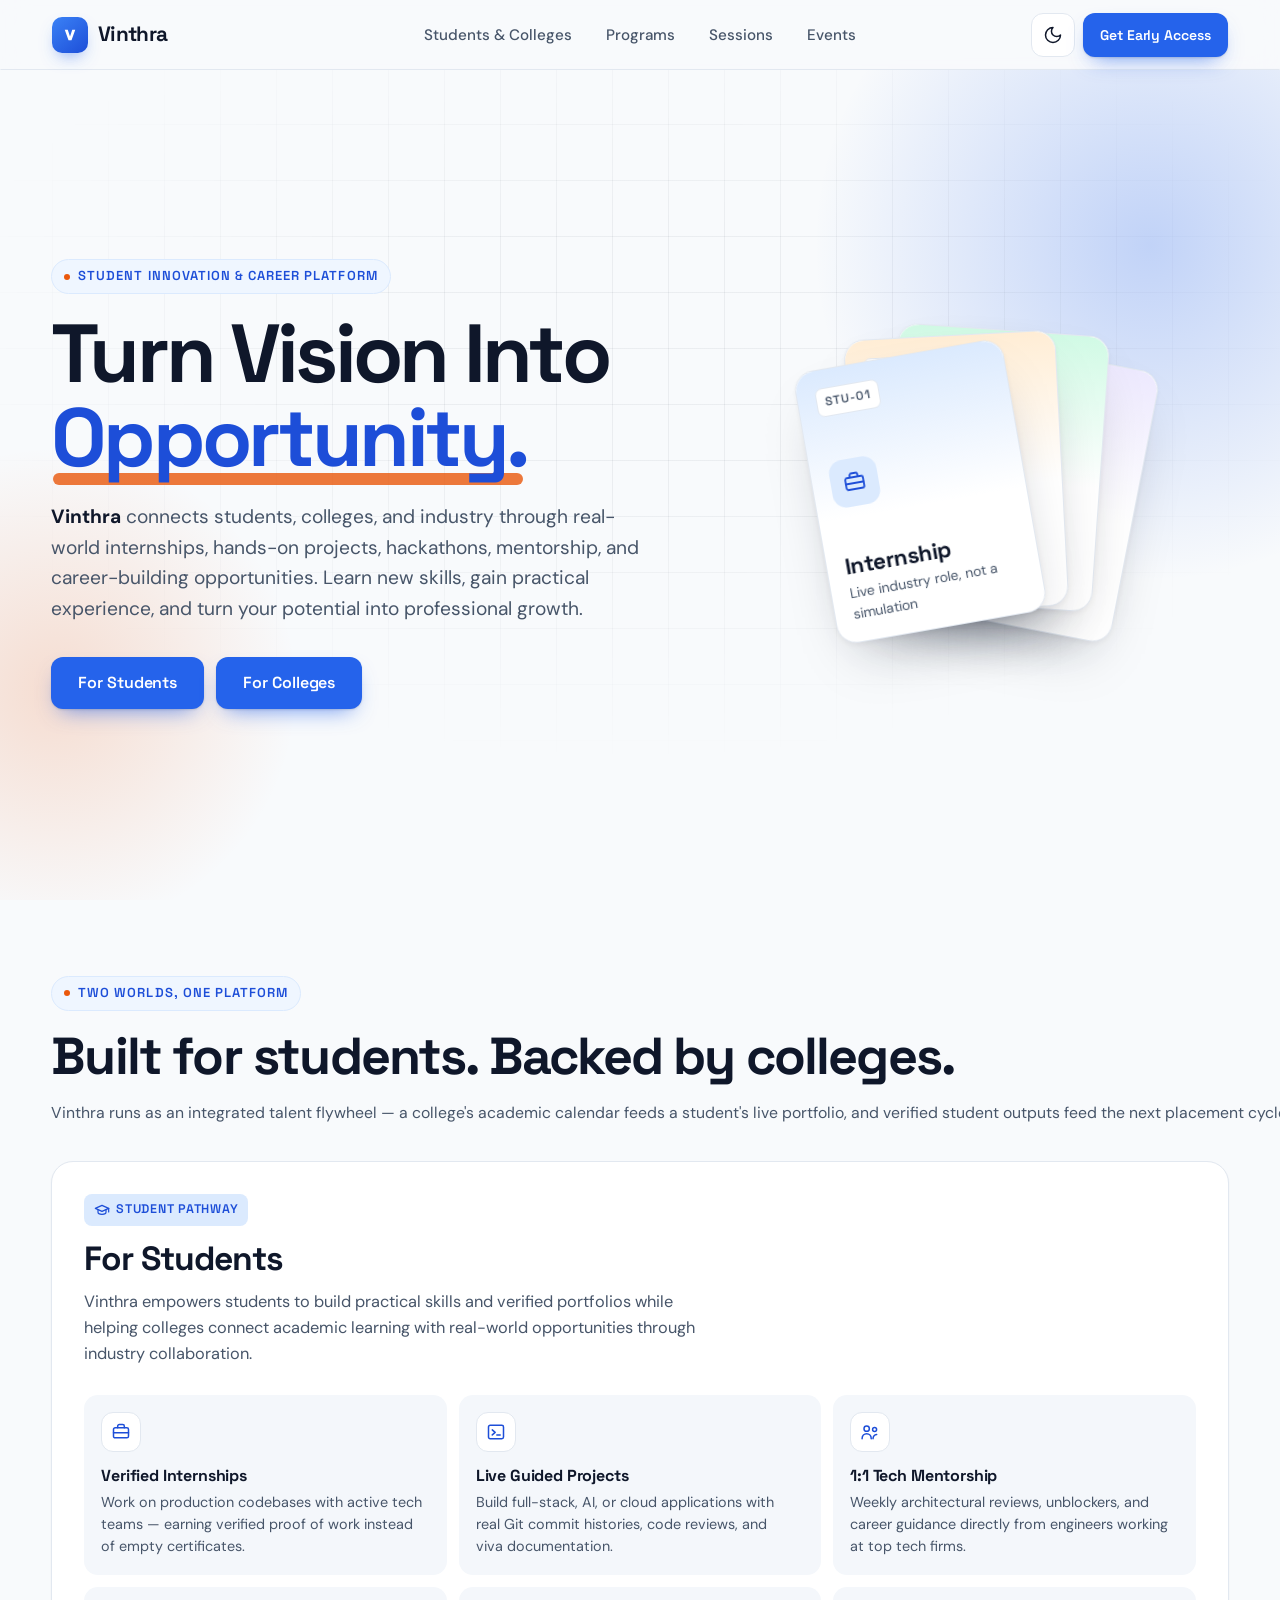
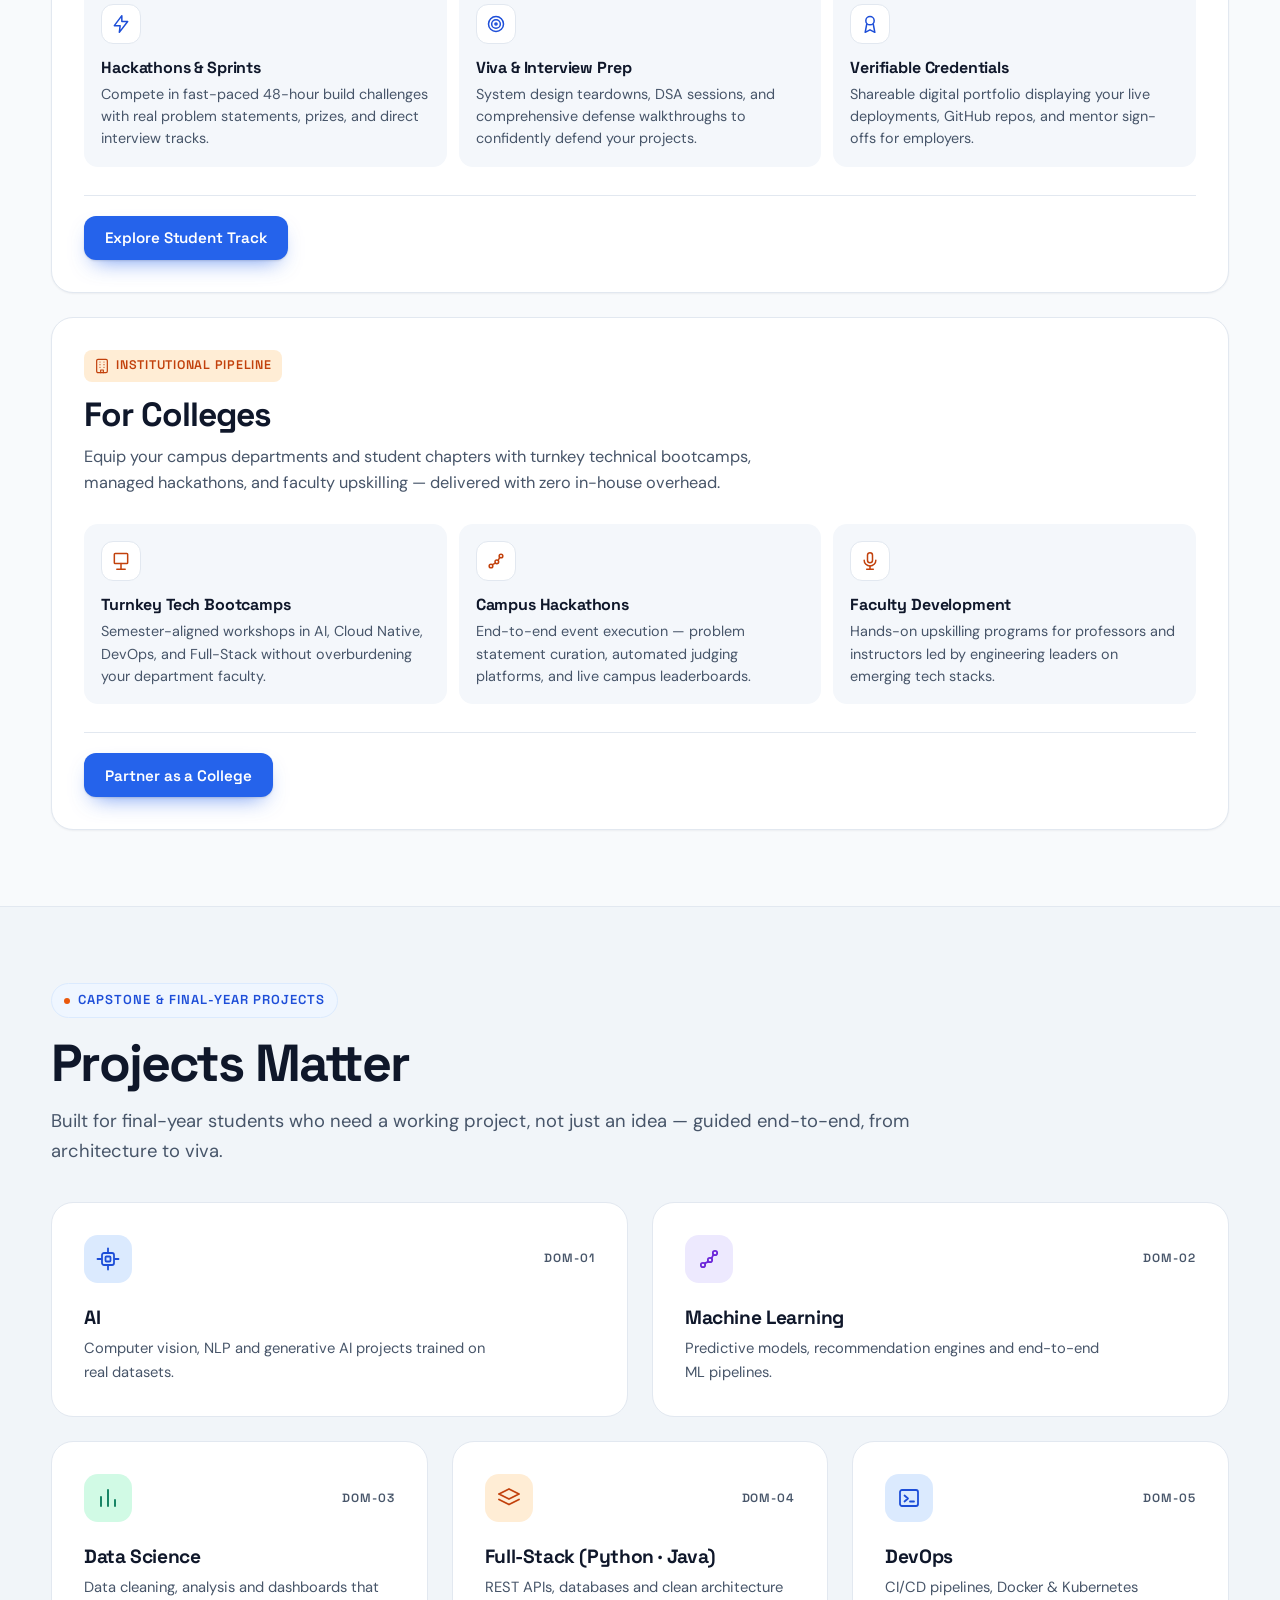
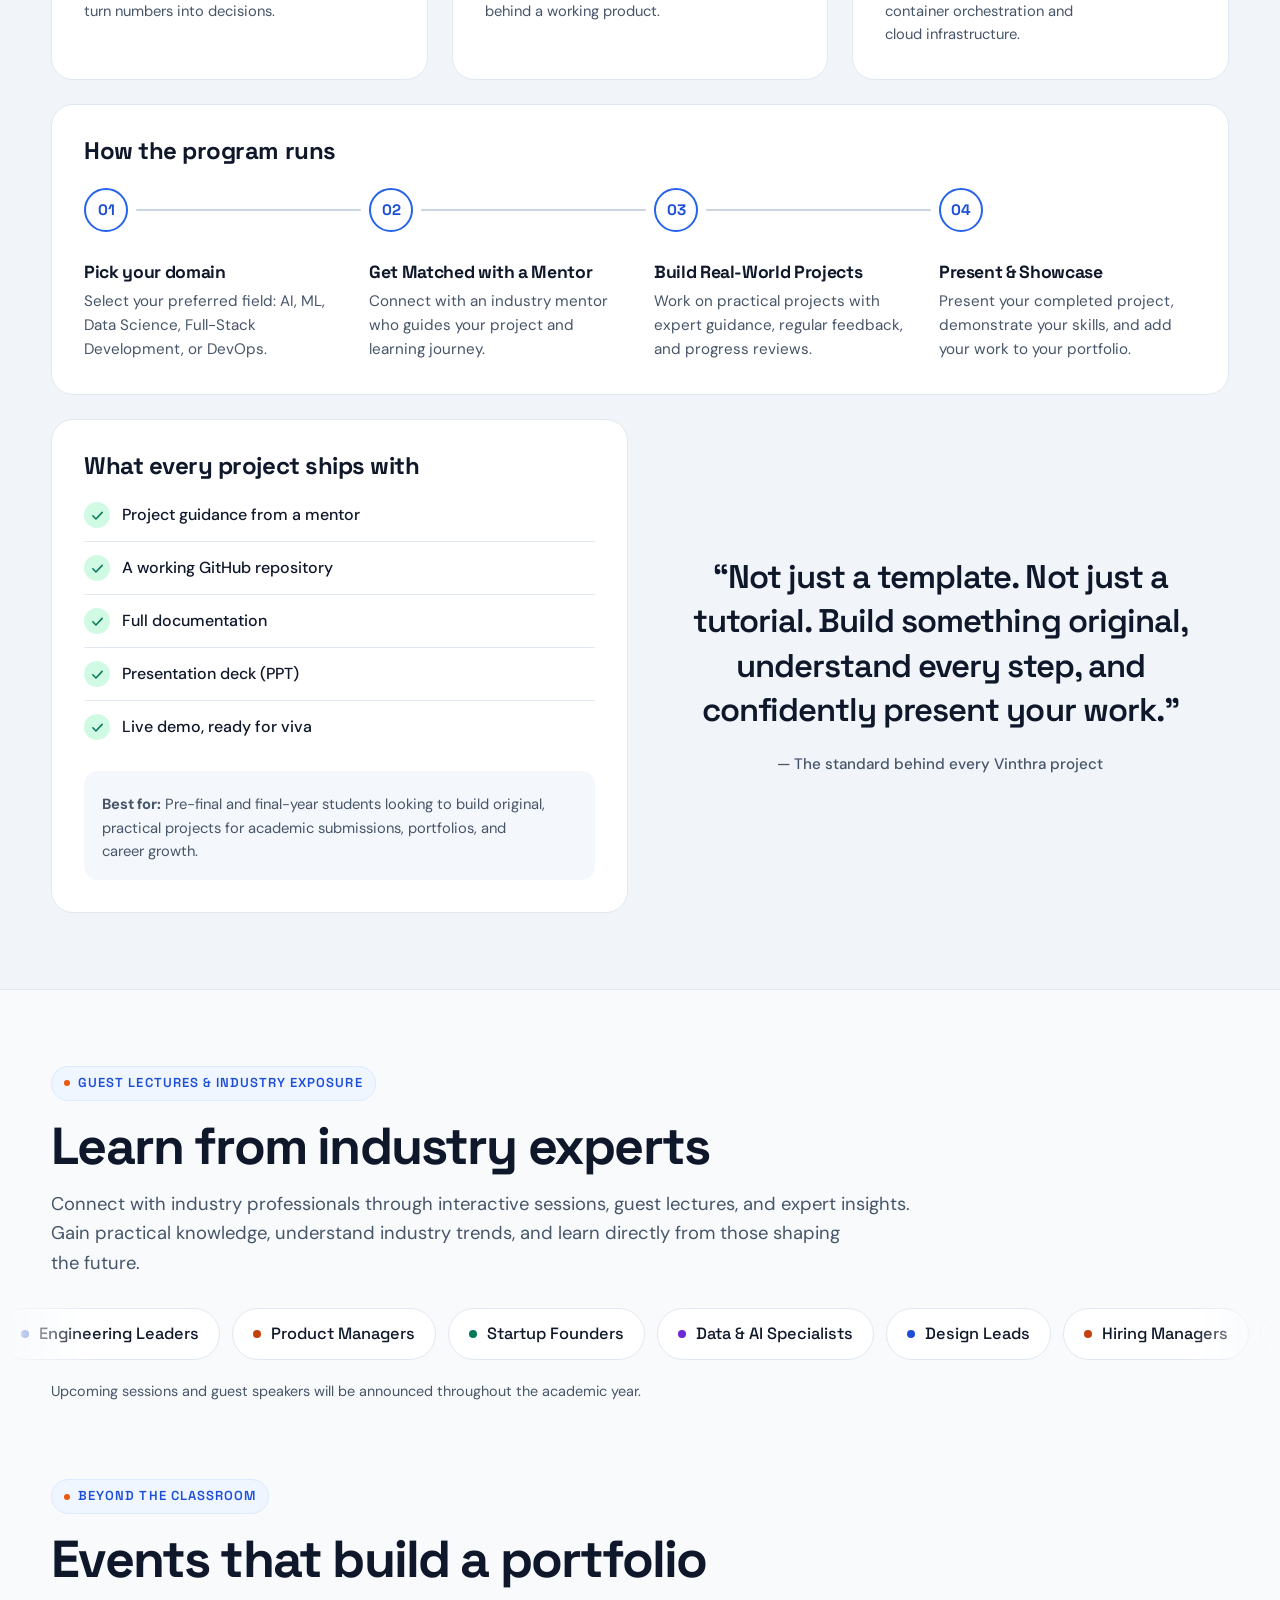
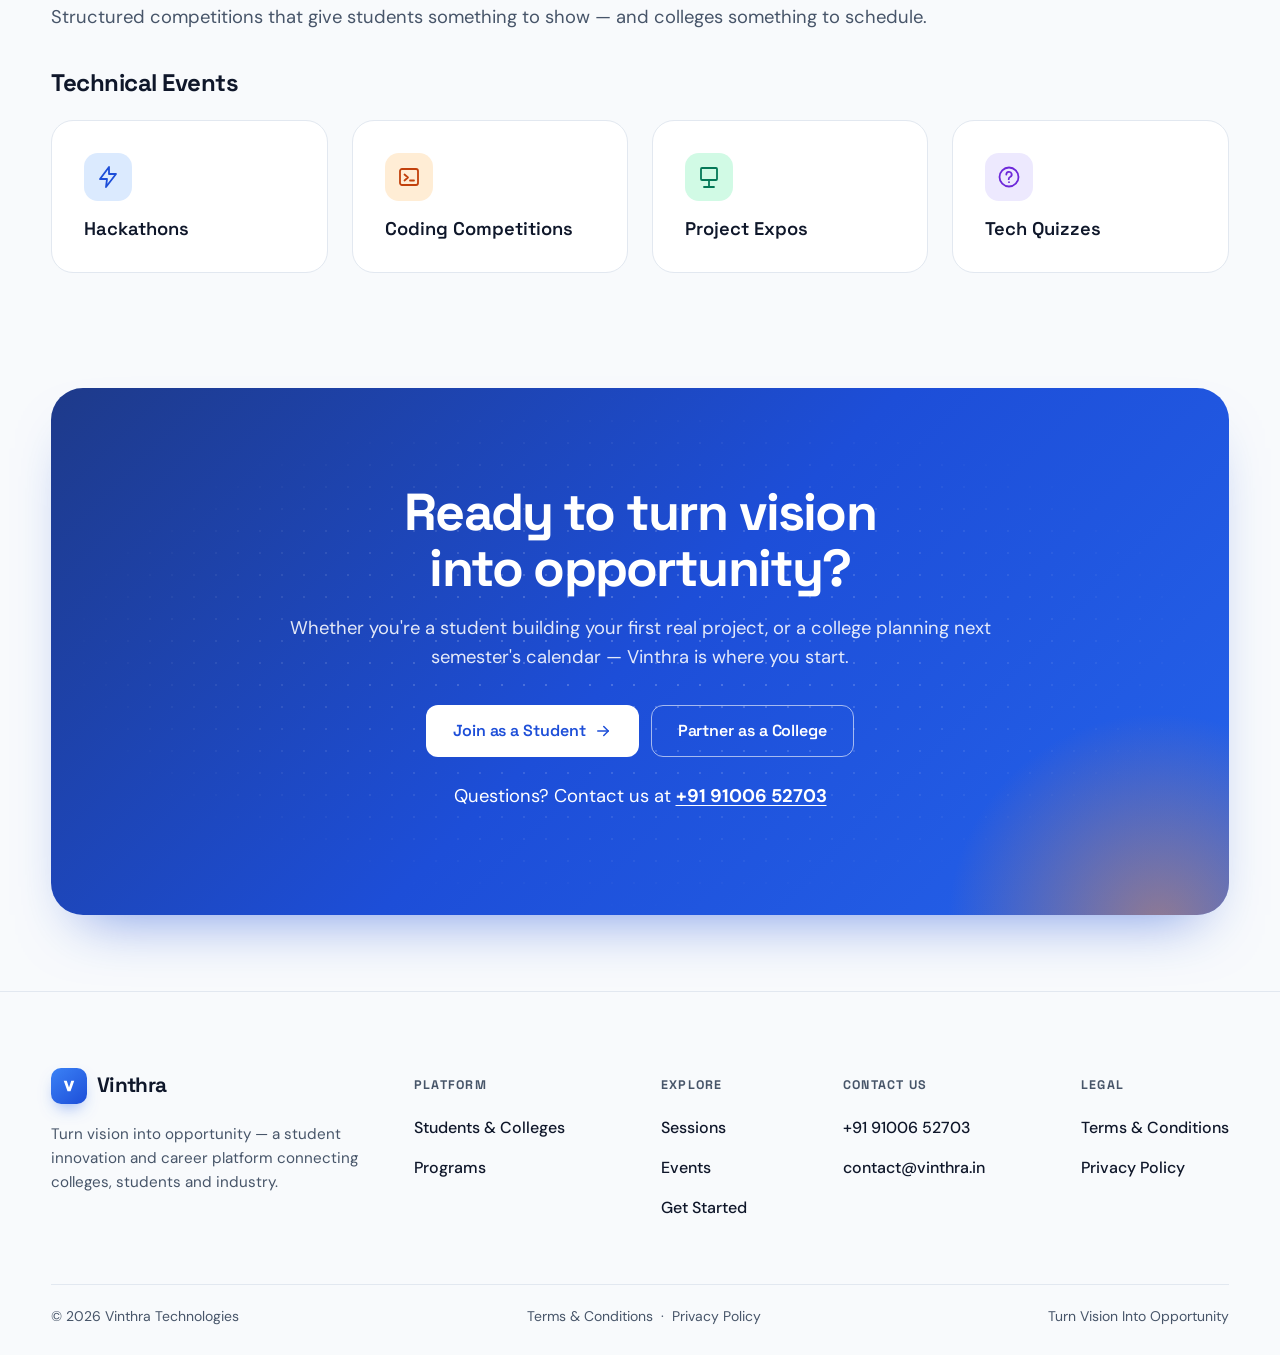
<file: index.html>
<!DOCTYPE html>
<html lang="en">
<head>
<meta charset="UTF-8">
<meta name="viewport" content="width=device-width, initial-scale=1, viewport-fit=cover">
<title>Vinthra — Turn Vision Into Opportunity</title>
<meta name="description" content="Vinthra is a student innovation and career platform connecting colleges and students through internships, guided projects, competitions and mentorship.">
<meta name="referrer" content="no-referrer">
<meta name="color-scheme" content="light dark">
<meta name="theme-color" content="#0A0F1C">
<link rel="icon" href="data:image/svg+xml,%3Csvg xmlns='http://www.w3.org/2000/svg' viewBox='0 0 64 64'%3E%3Crect width='64' height='64' rx='16' fill='%232563EB'/%3E%3Cpath d='M18 18h8l6 18 6-18h8L36 46h-8z' fill='%23fff'/%3E%3C/svg%3E">
<!-- Fonts are self-hosted from /fonts: visitors' browsers never contact Google. -->
<link rel="preload" href="fonts/space-grotesk-latin.woff2" as="font" type="font/woff2" crossorigin>
<link rel="preload" href="fonts/dm-sans-latin.woff2" as="font" type="font/woff2" crossorigin>
<script src="js/boot.js"></script>
<link rel="stylesheet" href="css/style.css">
</head>
<body>

<svg class="icon-sprite" width="0" height="0" aria-hidden="true" focusable="false">
<defs>
<symbol id="i-briefcase" viewBox="0 0 24 24" fill="none" stroke="currentColor" stroke-width="1.8" stroke-linecap="round" stroke-linejoin="round"><rect x="3" y="7" width="18" height="12" rx="2"/><path d="M8 7V5a2 2 0 0 1 2-2h4a2 2 0 0 1 2 2v2"/><line x1="3" y1="13" x2="21" y2="13"/></symbol>
<symbol id="i-lightning" viewBox="0 0 24 24" fill="none" stroke="currentColor" stroke-width="1.8" stroke-linecap="round" stroke-linejoin="round"><path d="M13 2 4 14h7l-1 8 10-13h-7z"/></symbol>
<symbol id="i-people" viewBox="0 0 24 24" fill="none" stroke="currentColor" stroke-width="1.8" stroke-linecap="round" stroke-linejoin="round"><circle cx="8" cy="8" r="3.2"/><path d="M2.5 20c0-3.4 2.5-6 5.5-6s5.5 2.6 5.5 6"/><circle cx="17.5" cy="9" r="2.4"/><path d="M15.6 20c.2-2.6 1.9-4.7 4.4-5"/></symbol>
<symbol id="i-ribbon" viewBox="0 0 24 24" fill="none" stroke="currentColor" stroke-width="1.8" stroke-linecap="round" stroke-linejoin="round"><circle cx="12" cy="8" r="5"/><path d="M8 12.6 6.2 22 12 19l5.8 3-1.8-9.4"/></symbol>
<symbol id="i-chip" viewBox="0 0 24 24" fill="none" stroke="currentColor" stroke-width="1.8" stroke-linecap="round" stroke-linejoin="round"><rect x="6" y="6" width="12" height="12" rx="2"/><rect x="9.5" y="9.5" width="5" height="5" rx="1"/><line x1="12" y1="1.5" x2="12" y2="5"/><line x1="12" y1="19" x2="12" y2="22.5"/><line x1="1.5" y1="12" x2="5" y2="12"/><line x1="19" y1="12" x2="22.5" y2="12"/></symbol>
<symbol id="i-nodes" viewBox="0 0 24 24" fill="none" stroke="currentColor" stroke-width="1.8" stroke-linecap="round" stroke-linejoin="round"><circle cx="6" cy="18" r="2.2"/><circle cx="18" cy="6" r="2.2"/><circle cx="13" cy="13" r="2.2"/><line x1="7.6" y1="16.4" x2="11.4" y2="14.6"/><line x1="14.6" y1="11.4" x2="16.4" y2="7.6"/></symbol>
<symbol id="i-bars" viewBox="0 0 24 24" fill="none" stroke="currentColor" stroke-width="1.8" stroke-linecap="round" stroke-linejoin="round"><line x1="5" y1="20" x2="5" y2="11"/><line x1="12" y1="20" x2="12" y2="4"/><line x1="19" y1="20" x2="19" y2="14"/></symbol>
<symbol id="i-layers" viewBox="0 0 24 24" fill="none" stroke="currentColor" stroke-width="1.8" stroke-linecap="round" stroke-linejoin="round"><polyline points="2 8 12 3 22 8 12 13 2 8"/><polyline points="2 13.5 12 18.5 22 13.5"/></symbol>
<symbol id="i-terminal" viewBox="0 0 24 24" fill="none" stroke="currentColor" stroke-width="1.8" stroke-linecap="round" stroke-linejoin="round"><rect x="3" y="4" width="18" height="16" rx="2"/><polyline points="7.5 9.5 11 12.5 7.5 15.5"/><line x1="13" y1="15.5" x2="17" y2="15.5"/></symbol>
<symbol id="i-easel" viewBox="0 0 24 24" fill="none" stroke="currentColor" stroke-width="1.8" stroke-linecap="round" stroke-linejoin="round"><rect x="4" y="3" width="16" height="12" rx="1"/><line x1="12" y1="15" x2="12" y2="22"/><line x1="7" y1="22" x2="17" y2="22"/></symbol>
<symbol id="i-question" viewBox="0 0 24 24" fill="none" stroke="currentColor" stroke-width="1.8" stroke-linecap="round" stroke-linejoin="round"><circle cx="12" cy="12" r="9.5"/><path d="M9.3 9.5a2.7 2.7 0 1 1 3.8 2.5c-.9.4-1.4 1.1-1.4 2.2"/><line x1="12" y1="17.2" x2="12" y2="17.21"/></symbol>
<symbol id="i-target" viewBox="0 0 24 24" fill="none" stroke="currentColor" stroke-width="1.8" stroke-linecap="round" stroke-linejoin="round"><circle cx="12" cy="12" r="9"/><circle cx="12" cy="12" r="5.2"/><circle cx="12" cy="12" r="1.3"/></symbol>
<symbol id="i-mic" viewBox="0 0 24 24" fill="none" stroke="currentColor" stroke-width="1.8" stroke-linecap="round" stroke-linejoin="round"><rect x="9" y="2" width="6" height="12" rx="3"/><path d="M5 11a7 7 0 0 0 14 0"/><line x1="12" y1="18" x2="12" y2="22"/><line x1="8" y1="22" x2="16" y2="22"/></symbol>
<symbol id="i-check" viewBox="0 0 24 24" fill="none" stroke="currentColor" stroke-width="2.4" stroke-linecap="round" stroke-linejoin="round"><polyline points="4.5 12.5 9.5 17.5 19.5 7"/></symbol>
<symbol id="i-arrow" viewBox="0 0 24 24" fill="none" stroke="currentColor" stroke-width="2" stroke-linecap="round" stroke-linejoin="round"><line x1="5" y1="12" x2="19" y2="12"/><polyline points="13 6 19 12 13 18"/></symbol>
<symbol id="i-cap" viewBox="0 0 24 24" fill="none" stroke="currentColor" stroke-width="1.8" stroke-linecap="round" stroke-linejoin="round"><path d="M2 9.5 12 5l10 4.5-10 4.5z"/><path d="M6 11.3v4.2c0 1.4 2.7 3 6 3s6-1.6 6-3v-4.2"/><line x1="22" y1="9.5" x2="22" y2="15"/></symbol>
<symbol id="i-building" viewBox="0 0 24 24" fill="none" stroke="currentColor" stroke-width="1.8" stroke-linecap="round" stroke-linejoin="round"><rect x="4" y="2" width="16" height="20" rx="2"/><line x1="9" y1="6" x2="9" y2="6.01"/><line x1="15" y1="6" x2="15" y2="6.01"/><line x1="9" y1="10" x2="9" y2="10.01"/><line x1="15" y1="10" x2="15" y2="10.01"/><line x1="9" y1="14" x2="9" y2="14.01"/><line x1="15" y1="14" x2="15" y2="14.01"/><path d="M10 22v-4h4v4"/></symbol>
<symbol id="i-sun" viewBox="0 0 24 24" fill="none" stroke="currentColor" stroke-width="1.8" stroke-linecap="round" stroke-linejoin="round"><circle cx="12" cy="12" r="4"/><path d="M12 2v2M12 20v2m-7.07-17.07 1.41 1.41m11.32 11.32 1.41 1.41M2 12h2m16 0h2M6.34 17.66l-1.41 1.41M19.07 4.93l-1.41 1.41"/></symbol>
<symbol id="i-moon" viewBox="0 0 24 24" fill="none" stroke="currentColor" stroke-width="1.8" stroke-linecap="round" stroke-linejoin="round"><path d="M12 3a6 6 0 0 0 9 9 9 9 0 1 1-9-9Z"/></symbol>
</defs>
</svg>

<a class="skip-link" href="#main">Skip to content</a>

<header class="site-nav" id="top-nav">
  <div class="nav-inner">
    <a href="#top" class="brand" aria-label="Vinthra — back to top">
      <span class="brand-mark" aria-hidden="true"><svg viewBox="0 0 64 64"><path d="M18 18h8l6 18 6-18h8L36 46h-8z"/></svg></span>
      <span class="brand-name">Vinthra</span>
    </a>

    <nav class="nav-links" id="nav-links" aria-label="Primary">
      <ul>
        <li><a href="#students-colleges">Students &amp; Colleges</a></li>
        <li><a href="#programs">Programs</a></li>
        <li><a href="#sessions">Sessions</a></li>
        <li><a href="#events">Events</a></li>
      </ul>
      <a href="#cta" class="btn btn-primary nav-menu-cta">Get Early Access <svg aria-hidden="true"><use href="#i-arrow"/></svg></a>
    </nav>

    <div class="nav-actions">
      <button type="button" class="icon-btn theme-toggle" id="theme-toggle" aria-label="Switch colour theme" aria-pressed="false">
        <svg class="icon-sun" aria-hidden="true"><use href="#i-sun"/></svg>
        <svg class="icon-moon" aria-hidden="true"><use href="#i-moon"/></svg>
      </button>
      <a href="#cta" class="btn btn-primary btn-sm nav-cta">Get Early Access</a>
      <button type="button" class="icon-btn nav-toggle" id="nav-toggle" aria-label="Open menu" aria-expanded="false" aria-controls="nav-links">
        <span class="bars" aria-hidden="true"><span></span><span></span><span></span></span>
      </button>
    </div>
  </div>
</header>

<main id="main" tabindex="-1">

<section class="hero" id="top">
  <div class="hero-bg" aria-hidden="true"></div>
  <div class="wrap hero-grid">
    <div class="hero-copy">
      <p class="eyebrow"><span class="dot" aria-hidden="true"></span>Student Innovation &amp; Career Platform</p>
      <h1>Turn Vision Into <span class="hl">Opportunity.</span></h1>
      <p class="hero-sub"><strong>Vinthra</strong> connects students, colleges, and industry through real-world internships, hands-on projects, hackathons, mentorship, and career-building opportunities. Learn new skills, gain practical experience, and turn your potential into professional growth.</p>
      <div class="hero-actions">
        <a href="#students" class="btn btn-primary btn-lg">For Students</a>
        <a href="#colleges" class="btn btn-primary btn-lg">For Colleges</a>
      </div>

    </div>

    <!-- 3D rotating model canvas removed as requested. To revert, uncomment the canvas line below:
    <canvas id="hero-3d" class="hero-3d" aria-hidden="true"></canvas>
    -->
    <div class="hero-visual">
      <div class="deck" id="deck" role="group" aria-label="Student pathway cards">
        <article class="deck-card tone-blue" role="button" tabindex="0" aria-label="Internship pathway card. Press Enter to move it through the deck.">
          <span class="deck-code">STU-01</span>
          <span class="deck-icon" aria-hidden="true"><svg><use href="#i-briefcase"/></svg></span>
          <div><h3>Internship</h3><p>Live industry role, not a simulation</p></div>
        </article>
        <article class="deck-card tone-orange" role="button" tabindex="0" aria-label="Hackathon pathway card. Press Enter to move it through the deck.">
          <span class="deck-code">STU-02</span>
          <span class="deck-icon" aria-hidden="true"><svg><use href="#i-lightning"/></svg></span>
          <div><h3>Hackathon</h3><p>Build, ship, pitch in 48 hours</p></div>
        </article>
        <article class="deck-card tone-green" role="button" tabindex="0" aria-label="Mentorship pathway card. Press Enter to move it through the deck.">
          <span class="deck-code">STU-03</span>
          <span class="deck-icon" aria-hidden="true"><svg><use href="#i-people"/></svg></span>
          <div><h3>Mentorship</h3><p>1:1 guidance from working engineers</p></div>
        </article>
        <article class="deck-card tone-violet" role="button" tabindex="0" aria-label="Certificate pathway card. Press Enter to move it through the deck.">
          <span class="deck-code">STU-04</span>
          <span class="deck-icon" aria-hidden="true"><svg><use href="#i-ribbon"/></svg></span>
          <div><h3>Certificate</h3><p>Verified, shareable proof of work</p></div>
        </article>
      </div>
    </div>
  </div>
</section>

<section class="section" id="students-colleges">
  <div class="wrap">
    <header class="section-head">
      <p class="eyebrow"><span class="dot" aria-hidden="true"></span>Two Worlds, One Platform</p>
      <h2>Built for students. Backed by colleges.</h2>
      <p>Vinthra runs as an integrated talent flywheel — a college's academic calendar feeds a student's live portfolio, and verified student outputs feed the next placement cycle.</p>
    </header>

    <div class="pillars">
      <article class="pillar pillar-students reveal" id="students">
        <div class="pillar-head">
          <span class="badge badge-primary"><svg aria-hidden="true"><use href="#i-cap"/></svg>Student Pathway</span>
          <h3>For Students</h3>
          <p class="pillar-lead">Vinthra empowers students to build practical skills and verified portfolios while helping colleges connect academic learning with real-world opportunities through industry collaboration.</p>
        </div>
        <ul class="feature-grid">
          <li class="feature">
            <span class="feature-icon" aria-hidden="true"><svg><use href="#i-briefcase"/></svg></span>
            <div><h4>Verified Internships</h4><p>Work on production codebases with active tech teams — earning verified proof of work instead of empty certificates.</p></div>
          </li>
          <li class="feature">
            <span class="feature-icon" aria-hidden="true"><svg><use href="#i-terminal"/></svg></span>
            <div><h4>Live Guided Projects</h4><p>Build full-stack, AI, or cloud applications with real Git commit histories, code reviews, and viva documentation.</p></div>
          </li>
          <li class="feature">
            <span class="feature-icon" aria-hidden="true"><svg><use href="#i-people"/></svg></span>
            <div><h4>1:1 Tech Mentorship</h4><p>Weekly architectural reviews, unblockers, and career guidance directly from engineers working at top tech firms.</p></div>
          </li>
          <li class="feature">
            <span class="feature-icon" aria-hidden="true"><svg><use href="#i-lightning"/></svg></span>
            <div><h4>Hackathons &amp; Sprints</h4><p>Compete in fast-paced 48-hour build challenges with real problem statements, prizes, and direct interview tracks.</p></div>
          </li>
          <li class="feature">
            <span class="feature-icon" aria-hidden="true"><svg><use href="#i-target"/></svg></span>
            <div><h4>Viva &amp; Interview Prep</h4><p>System design teardowns, DSA sessions, and comprehensive defense walkthroughs to confidently defend your projects.</p></div>
          </li>
          <li class="feature">
            <span class="feature-icon" aria-hidden="true"><svg><use href="#i-ribbon"/></svg></span>
            <div><h4>Verifiable Credentials</h4><p>Shareable digital portfolio displaying your live deployments, GitHub repos, and mentor sign-offs for employers.</p></div>
          </li>
        </ul>
        <div class="pillar-foot">
          <a href="#programs" class="btn btn-primary">Explore Student Track</a>
        </div>
      </article>

      <article class="pillar pillar-colleges reveal" id="colleges">
        <div class="pillar-head">
          <span class="badge badge-accent"><svg aria-hidden="true"><use href="#i-building"/></svg>Institutional Pipeline</span>
          <h3>For Colleges</h3>
          <p class="pillar-lead">Equip your campus departments and student chapters with turnkey technical bootcamps, managed hackathons, and faculty upskilling — delivered with zero in-house overhead.</p>
        </div>
        <ul class="feature-grid">
          <li class="feature">
            <span class="feature-icon" aria-hidden="true"><svg><use href="#i-easel"/></svg></span>
            <div><h4>Turnkey Tech Bootcamps</h4><p>Semester-aligned workshops in AI, Cloud Native, DevOps, and Full-Stack without overburdening your department faculty.</p></div>
          </li>
          <li class="feature">
            <span class="feature-icon" aria-hidden="true"><svg><use href="#i-nodes"/></svg></span>
            <div><h4>Campus Hackathons</h4><p>End-to-end event execution — problem statement curation, automated judging platforms, and live campus leaderboards.</p></div>
          </li>
          <li class="feature">
            <span class="feature-icon" aria-hidden="true"><svg><use href="#i-mic"/></svg></span>
            <div><h4>Faculty Development</h4><p>Hands-on upskilling programs for professors and instructors led by engineering leaders on emerging tech stacks.</p></div>
          </li>
        </ul>
        <div class="pillar-foot">
          <a href="#cta" class="btn btn-primary">Partner as a College</a>
        </div>
      </article>
    </div>
  </div>
</section>

<section class="section section-band" id="programs">
  <div class="wrap">
    <header class="section-head">
      <p class="eyebrow"><span class="dot" aria-hidden="true"></span>Capstone &amp; Final-Year Projects</p>
      <h2>Projects Matter</h2>
      <p>Built for final-year students who need a working project, not just an idea — guided end-to-end, from architecture to viva.</p>
    </header>

    <ul class="domain-grid">
      <li class="domain tone-blue reveal">
        <div class="domain-top"><span class="domain-icon" aria-hidden="true"><svg><use href="#i-chip"/></svg></span><span class="domain-code">DOM-01</span></div>
        <h3>AI</h3><p>Computer vision, NLP and generative AI projects trained on real datasets.</p>
      </li>
      <li class="domain tone-violet reveal">
        <div class="domain-top"><span class="domain-icon" aria-hidden="true"><svg><use href="#i-nodes"/></svg></span><span class="domain-code">DOM-02</span></div>
        <h3>Machine Learning</h3><p>Predictive models, recommendation engines and end-to-end ML pipelines.</p>
      </li>
      <li class="domain tone-green reveal">
        <div class="domain-top"><span class="domain-icon" aria-hidden="true"><svg><use href="#i-bars"/></svg></span><span class="domain-code">DOM-03</span></div>
        <h3>Data Science</h3><p>Data cleaning, analysis and dashboards that turn numbers into decisions.</p>
      </li>
      <li class="domain tone-orange reveal">
        <div class="domain-top"><span class="domain-icon" aria-hidden="true"><svg><use href="#i-layers"/></svg></span><span class="domain-code">DOM-04</span></div>
        <h3>Full-Stack (Python · Java)</h3><p>REST APIs, databases and clean architecture behind a working product.</p>
      </li>
      <li class="domain tone-blue reveal">
        <div class="domain-top"><span class="domain-icon" aria-hidden="true"><svg><use href="#i-terminal"/></svg></span><span class="domain-code">DOM-05</span></div>
        <h3>DevOps</h3><p>CI/CD pipelines, Docker &amp; Kubernetes container orchestration and cloud infrastructure.</p>
      </li>
    </ul>

    <div class="process reveal">
      <h3 class="subhead">How the program runs</h3>
      <ol class="steps">
        <li class="step">
          <span class="step-num" aria-hidden="true">01</span>
          <h4>Pick your domain</h4>
          <p>Select your preferred field: AI, ML, Data Science, Full-Stack Development, or DevOps.</p>
        </li>
        <li class="step">
          <span class="step-num" aria-hidden="true">02</span>
          <h4>Get Matched with a Mentor</h4>
          <p>Connect with an industry mentor who guides your project and learning journey.</p>
        </li>
        <li class="step">
          <span class="step-num" aria-hidden="true">03</span>
          <h4>Build Real-World Projects</h4>
          <p>Work on practical projects with expert guidance, regular feedback, and progress reviews.</p>
        </li>
        <li class="step">
          <span class="step-num" aria-hidden="true">04</span>
          <h4>Present &amp; Showcase</h4>
          <p>Present your completed project, demonstrate your skills, and add your work to your portfolio.</p>
        </li>
      </ol>
    </div>

    <div class="program-lower">
      <div class="deliverables reveal">
        <h3 class="subhead">What every project ships with</h3>
        <ul class="check-list">
          <li><span class="check" aria-hidden="true"><svg><use href="#i-check"/></svg></span>Project guidance from a mentor</li>
          <li><span class="check" aria-hidden="true"><svg><use href="#i-check"/></svg></span>A working GitHub repository</li>
          <li><span class="check" aria-hidden="true"><svg><use href="#i-check"/></svg></span>Full documentation</li>
          <li><span class="check" aria-hidden="true"><svg><use href="#i-check"/></svg></span>Presentation deck (PPT)</li>
          <li><span class="check" aria-hidden="true"><svg><use href="#i-check"/></svg></span>Live demo, ready for viva</li>
        </ul>
        <div class="format-note">
          <p><strong>Best for:</strong> Pre-final and final-year students looking to build original, practical projects for academic submissions, portfolios, and career growth.</p>
        </div>
      </div>

      <figure class="quote-block reveal">
        <blockquote>“Not just a template. Not just a tutorial. Build something original, understand every step, and confidently present your work.”</blockquote>
        <figcaption>— The standard behind every Vinthra project</figcaption>
      </figure>
    </div>
  </div>
</section>

<section class="section" id="sessions">
  <div class="wrap">
    <header class="section-head">
      <p class="eyebrow"><span class="dot" aria-hidden="true"></span>Guest Lectures &amp; Industry Exposure</p>
      <h2>Learn from industry experts</h2>
      <p>Connect with industry professionals through interactive sessions, guest lectures, and expert insights. Gain practical knowledge, understand industry trends, and learn directly from those shaping the future.</p>
    </header>
  </div>
  <div class="marquee">
    <div class="marquee-track">
      <ul class="marquee-group" aria-label="Who speaks at Vinthra sessions">
        <li class="speaker tone-blue">Engineering Leaders</li>
        <li class="speaker tone-orange">Product Managers</li>
        <li class="speaker tone-green">Startup Founders</li>
        <li class="speaker tone-violet">Data &amp; AI Specialists</li>
        <li class="speaker tone-blue">Design Leads</li>
        <li class="speaker tone-orange">Hiring Managers</li>
      </ul>
      <ul class="marquee-group" aria-hidden="true">
        <li class="speaker tone-blue">Engineering Leaders</li>
        <li class="speaker tone-orange">Product Managers</li>
        <li class="speaker tone-green">Startup Founders</li>
        <li class="speaker tone-violet">Data &amp; AI Specialists</li>
        <li class="speaker tone-blue">Design Leads</li>
        <li class="speaker tone-orange">Hiring Managers</li>
      </ul>
    </div>
  </div>
  <div class="wrap">
    <p class="sessions-note">Upcoming sessions and guest speakers will be announced throughout the academic year.</p>
  </div>
</section>

<section class="section" id="events">
  <div class="wrap">
    <header class="section-head">
      <p class="eyebrow"><span class="dot" aria-hidden="true"></span>Beyond the Classroom</p>
      <h2>Events that build a portfolio</h2>
      <p>Structured competitions that give students something to show — and colleges something to schedule.</p>
    </header>
    <h3 class="subhead">Technical Events</h3>
    <ul class="event-grid">
      <li class="event tone-blue reveal"><span class="event-icon" aria-hidden="true"><svg><use href="#i-lightning"/></svg></span>Hackathons</li>
      <li class="event tone-orange reveal"><span class="event-icon" aria-hidden="true"><svg><use href="#i-terminal"/></svg></span>Coding Competitions</li>
      <li class="event tone-green reveal"><span class="event-icon" aria-hidden="true"><svg><use href="#i-easel"/></svg></span>Project Expos</li>
      <li class="event tone-violet reveal"><span class="event-icon" aria-hidden="true"><svg><use href="#i-question"/></svg></span>Tech Quizzes</li>
    </ul>
    <!-- Career Prep removed as requested. To revert, add these two items back as events:
         Resume Workshops, Aptitude Contests -->
  </div>
</section>

<section class="section section-cta" id="cta">
  <div class="wrap">
    <div class="cta-panel reveal">
      <h2>Ready to turn vision into opportunity?</h2>
      <p>Whether you're a student building your first real project, or a college planning next semester's calendar — Vinthra is where you start.</p>
      <div class="cta-actions">
        <a href="#top" class="btn btn-light btn-lg">Join as a Student <svg aria-hidden="true"><use href="#i-arrow"/></svg></a>
        <a href="#top" class="btn btn-ghost-light btn-lg">Partner as a College</a>
      </div>
      <p class="cta-contact">Questions? Contact us at <a href="tel:+919100652703">+91 91006 52703</a></p>
    </div>
  </div>
</section>

</main>

<footer class="site-footer">
  <div class="wrap">
    <div class="foot-grid">
      <div class="foot-brand">
        <a href="#top" class="brand" aria-label="Vinthra — back to top">
          <span class="brand-mark" aria-hidden="true"><svg viewBox="0 0 64 64"><path d="M18 18h8l6 18 6-18h8L36 46h-8z"/></svg></span>
          <span class="brand-name">Vinthra</span>
        </a>
        <p>Turn vision into opportunity — a student innovation and career platform connecting colleges, students and industry.</p>
      </div>
      <nav class="foot-links" aria-label="Footer">
        <div>
          <p class="foot-title">Platform</p>
          <ul>
            <li><a href="#students-colleges">Students &amp; Colleges</a></li>
            <li><a href="#programs">Programs</a></li>
          </ul>
        </div>
        <div>
          <p class="foot-title">Explore</p>
          <ul>
            <li><a href="#sessions">Sessions</a></li>
            <li><a href="#events">Events</a></li>
            <li><a href="#cta">Get Started</a></li>
          </ul>
        </div>
        <div>
          <p class="foot-title">Contact us</p>
          <ul>
            <li><a href="tel:+919100652703">+91 91006 52703</a></li>
            <li><a href="mailto:contact@vinthra.in">contact@vinthra.in</a></li>
          </ul>
        </div>
        <div>
          <p class="foot-title">Legal</p>
          <ul>
            <li><a href="terms.html">Terms &amp; Conditions</a></li>
            <li><a href="privacy.html">Privacy Policy</a></li>
          </ul>
        </div>
      </nav>
    </div>
    <div class="foot-bottom">
      <span>© 2026 Vinthra Technologies</span>
      <div class="foot-legal-links">
        <a href="terms.html">Terms &amp; Conditions</a>
        <span aria-hidden="true">·</span>
        <a href="privacy.html">Privacy Policy</a>
      </div>
      <span>Turn Vision Into Opportunity</span>
    </div>
  </div>
</footer>

<!-- 3D model scripts removed as requested. To revert: download three.js r128 (three.min.js) into js/,
     then add <script src="js/three.min.js"></script> and <script src="js/hero-3d.js"></script> here.
     Self-host it — loading it from a CDN would send visitors' IP addresses to that CDN (and the CSP blocks it). -->
<script src="js/main.js"></script>
</body>
</html>
</file>
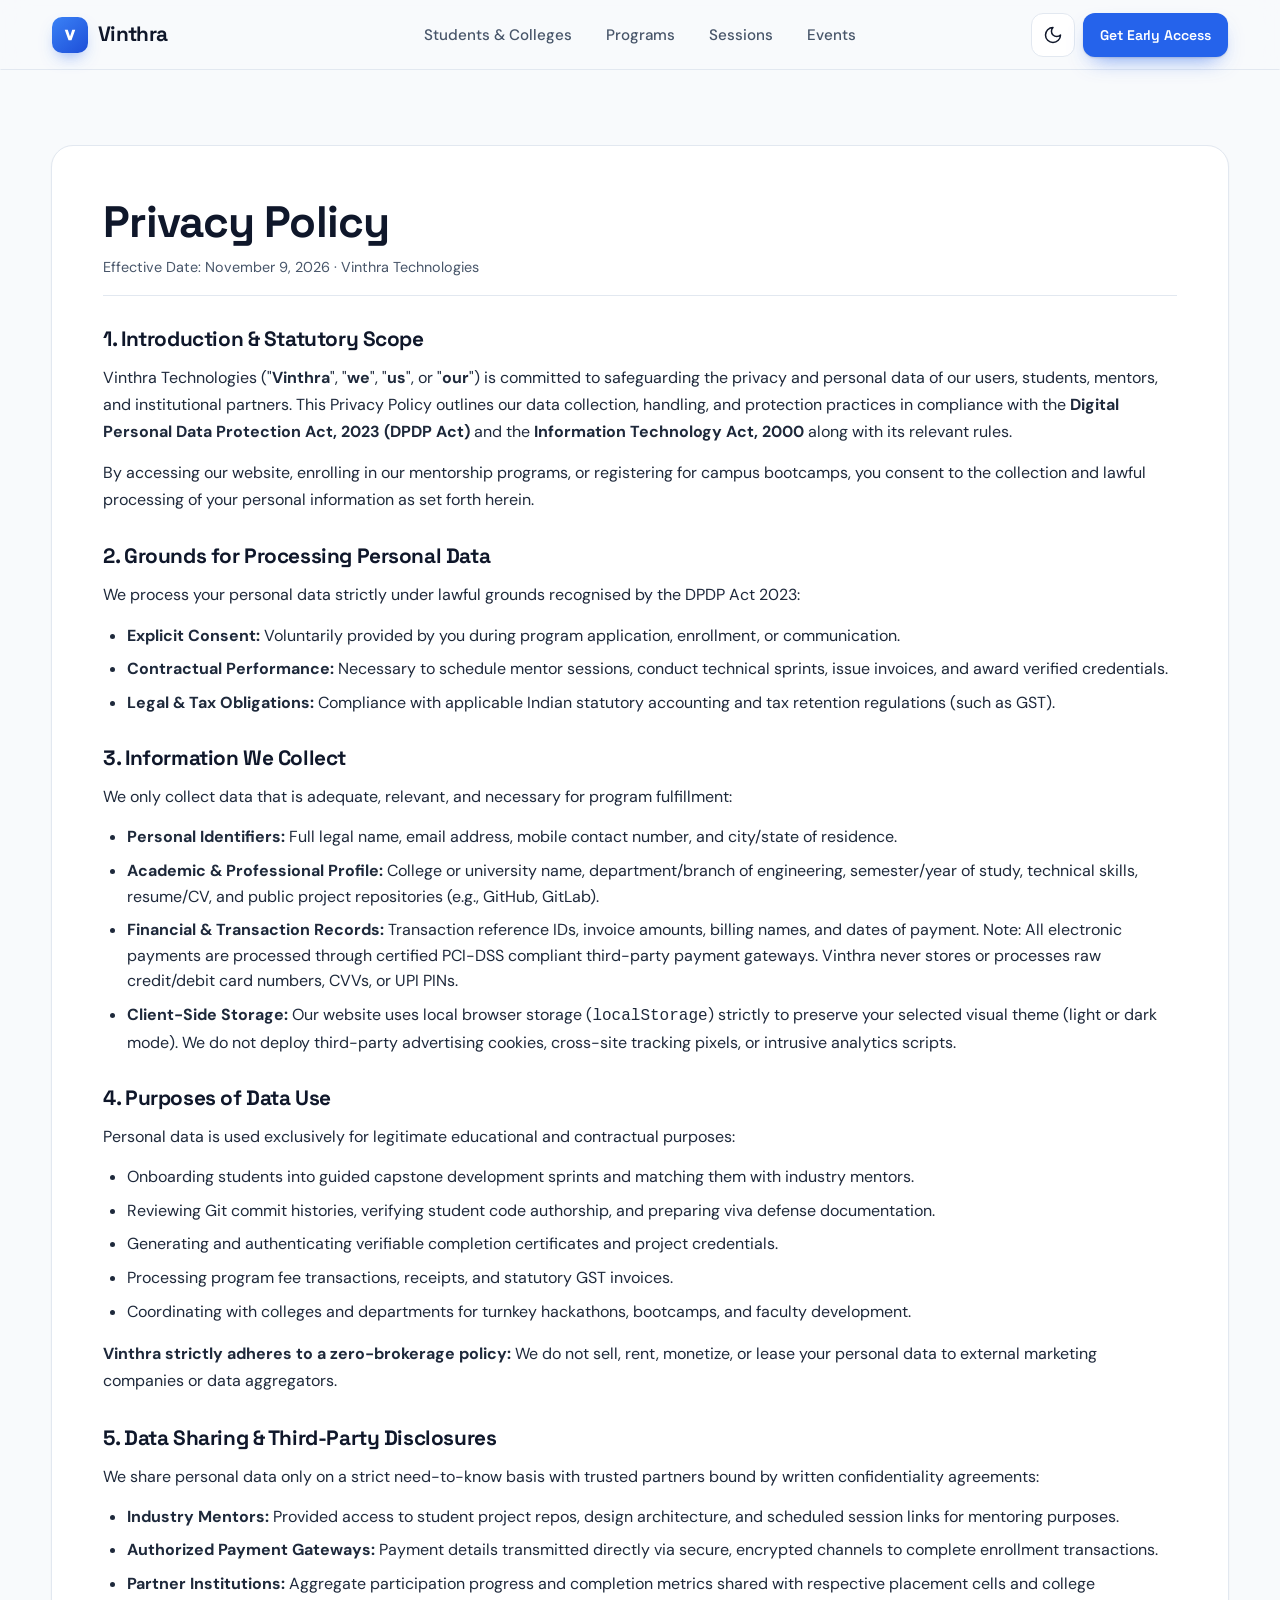
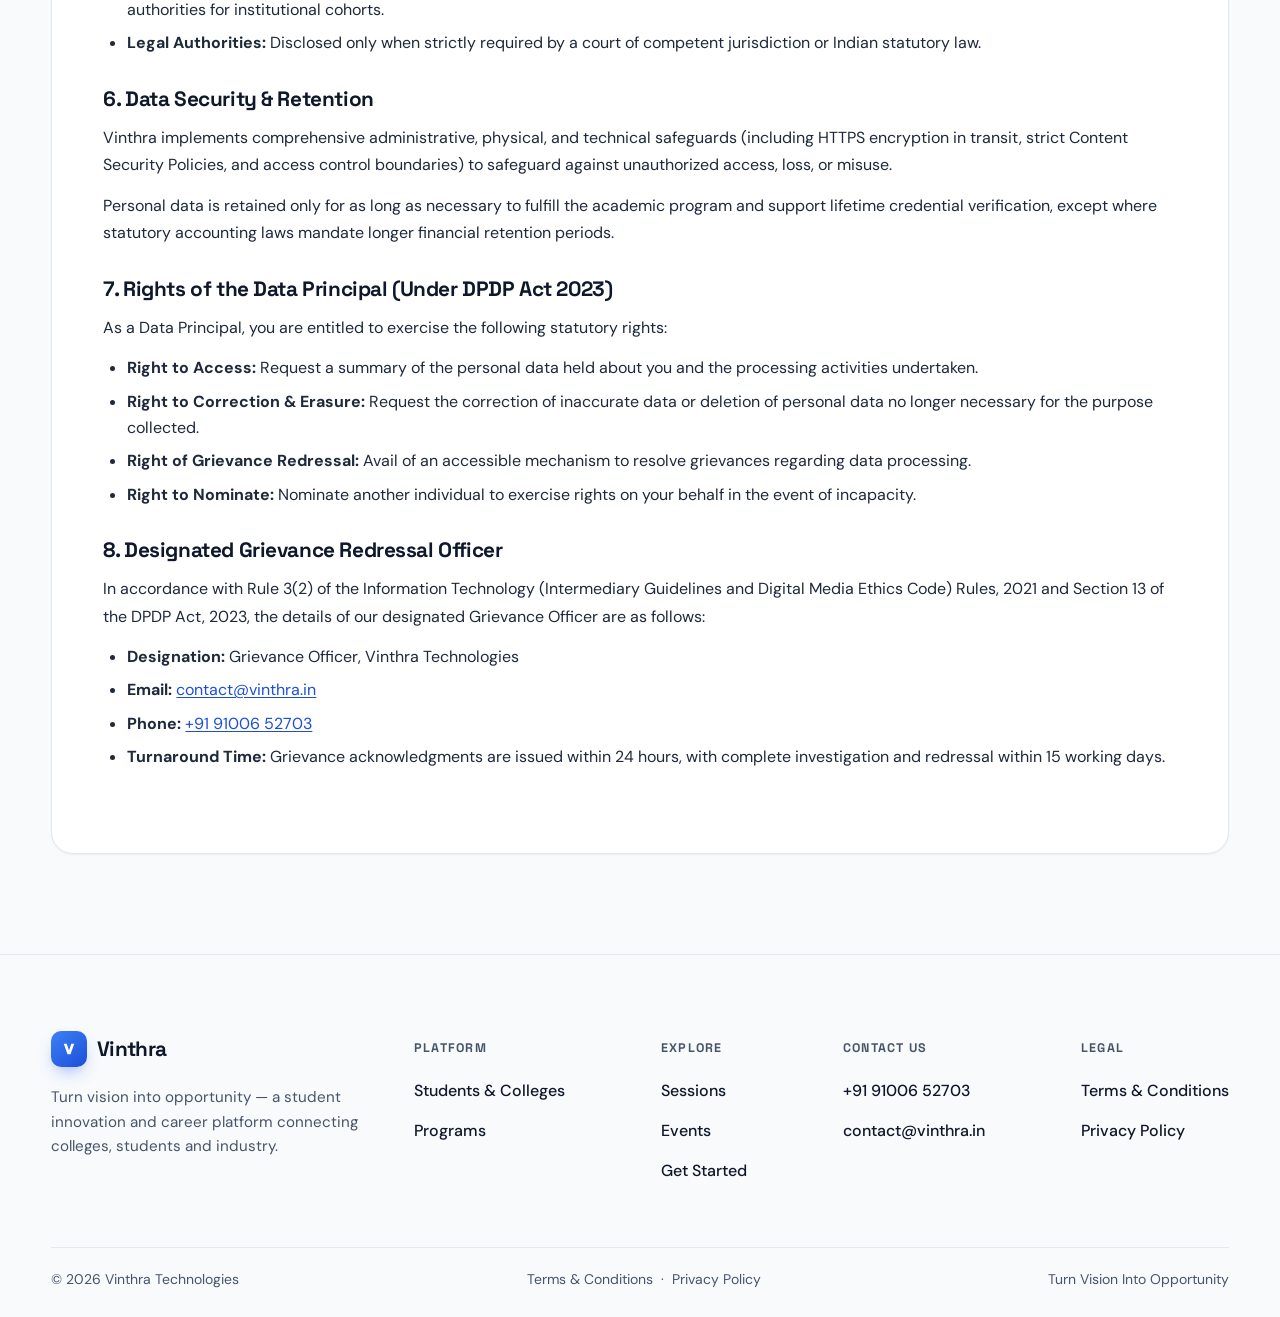
<file: privacy.html>
<!DOCTYPE html>
<html lang="en">
<head>
<meta charset="UTF-8">
<meta name="viewport" content="width=device-width, initial-scale=1, viewport-fit=cover">
<title>Privacy Policy — Vinthra Technologies</title>
<meta name="description" content="Production Privacy Policy for Vinthra Technologies. Compliant with the Digital Personal Data Protection Act (DPDP Act) 2023 and Indian IT regulations.">
<meta name="referrer" content="no-referrer">
<meta name="color-scheme" content="light dark">
<meta name="theme-color" content="#0A0F1C">
<link rel="icon" href="data:image/svg+xml,%3Csvg xmlns='http://www.w3.org/2000/svg' viewBox='0 0 64 64'%3E%3Crect width='64' height='64' rx='16' fill='%232563EB'/%3E%3Cpath d='M18 18h8l6 18 6-18h8L36 46h-8z' fill='%23fff'/%3E%3C/svg%3E">
<link rel="preload" href="fonts/space-grotesk-latin.woff2" as="font" type="font/woff2" crossorigin>
<link rel="preload" href="fonts/dm-sans-latin.woff2" as="font" type="font/woff2" crossorigin>
<script src="js/boot.js"></script>
<link rel="stylesheet" href="css/style.css">
</head>
<body>

<svg class="icon-sprite" width="0" height="0" aria-hidden="true" focusable="false">
<defs>
<symbol id="i-sun" viewBox="0 0 24 24" fill="none" stroke="currentColor" stroke-width="1.8" stroke-linecap="round" stroke-linejoin="round"><circle cx="12" cy="12" r="4"/><path d="M12 2v2M12 20v2m-7.07-17.07 1.41 1.41m11.32 11.32 1.41 1.41M2 12h2m16 0h2M6.34 17.66l-1.41 1.41M19.07 4.93l-1.41 1.41"/></symbol>
<symbol id="i-moon" viewBox="0 0 24 24" fill="none" stroke="currentColor" stroke-width="1.8" stroke-linecap="round" stroke-linejoin="round"><path d="M12 3a6 6 0 0 0 9 9 9 9 0 1 1-9-9Z"/></symbol>
<symbol id="i-arrow" viewBox="0 0 24 24" fill="none" stroke="currentColor" stroke-width="2" stroke-linecap="round" stroke-linejoin="round"><line x1="5" y1="12" x2="19" y2="12"/><polyline points="13 6 19 12 13 18"/></symbol>
</defs>
</svg>

<a class="skip-link" href="#main">Skip to content</a>

<header class="site-nav" id="top-nav">
  <div class="nav-inner">
    <a href="index.html" class="brand" aria-label="Vinthra — Home">
      <span class="brand-mark" aria-hidden="true"><svg viewBox="0 0 64 64"><path d="M18 18h8l6 18 6-18h8L36 46h-8z"/></svg></span>
      <span class="brand-name">Vinthra</span>
    </a>

    <nav class="nav-links" id="nav-links" aria-label="Primary">
      <ul>
        <li><a href="index.html#students-colleges">Students &amp; Colleges</a></li>
        <li><a href="index.html#programs">Programs</a></li>
        <li><a href="index.html#sessions">Sessions</a></li>
        <li><a href="index.html#events">Events</a></li>
      </ul>
      <a href="index.html#cta" class="btn btn-primary nav-menu-cta">Get Early Access <svg aria-hidden="true"><use href="#i-arrow"/></svg></a>
    </nav>

    <div class="nav-actions">
      <button type="button" class="icon-btn theme-toggle" id="theme-toggle" aria-label="Switch colour theme">
        <svg class="icon-sun" aria-hidden="true"><use href="#i-sun"/></svg>
        <svg class="icon-moon" aria-hidden="true"><use href="#i-moon"/></svg>
      </button>
      <a href="index.html#cta" class="btn btn-primary btn-sm nav-cta">Get Early Access</a>
      <button type="button" class="icon-btn nav-toggle" id="nav-toggle" aria-label="Open menu" aria-expanded="false" aria-controls="nav-links">
        <span class="bars" aria-hidden="true"><span></span><span></span><span></span></span>
      </button>
    </div>
  </div>
</header>

<main id="main">
  <div class="legal-page">
    <div class="wrap">
      <article class="legal-card">
        <h1>Privacy Policy</h1>
        <p class="legal-meta">Effective Date: November 9, 2026 · Vinthra Technologies</p>

        <div class="legal-body">
          <section>
            <h2>1. Introduction &amp; Statutory Scope</h2>
            <p>Vinthra Technologies ("<strong>Vinthra</strong>", "<strong>we</strong>", "<strong>us</strong>", or "<strong>our</strong>") is committed to safeguarding the privacy and personal data of our users, students, mentors, and institutional partners. This Privacy Policy outlines our data collection, handling, and protection practices in compliance with the <strong>Digital Personal Data Protection Act, 2023 (DPDP Act)</strong> and the <strong>Information Technology Act, 2000</strong> along with its relevant rules.</p>
            <p>By accessing our website, enrolling in our mentorship programs, or registering for campus bootcamps, you consent to the collection and lawful processing of your personal information as set forth herein.</p>
          </section>

          <section>
            <h2>2. Grounds for Processing Personal Data</h2>
            <p>We process your personal data strictly under lawful grounds recognised by the DPDP Act 2023:</p>
            <ul>
              <li><strong>Explicit Consent:</strong> Voluntarily provided by you during program application, enrollment, or communication.</li>
              <li><strong>Contractual Performance:</strong> Necessary to schedule mentor sessions, conduct technical sprints, issue invoices, and award verified credentials.</li>
              <li><strong>Legal &amp; Tax Obligations:</strong> Compliance with applicable Indian statutory accounting and tax retention regulations (such as GST).</li>
            </ul>
          </section>

          <section>
            <h2>3. Information We Collect</h2>
            <p>We only collect data that is adequate, relevant, and necessary for program fulfillment:</p>
            <ul>
              <li><strong>Personal Identifiers:</strong> Full legal name, email address, mobile contact number, and city/state of residence.</li>
              <li><strong>Academic &amp; Professional Profile:</strong> College or university name, department/branch of engineering, semester/year of study, technical skills, resume/CV, and public project repositories (e.g., GitHub, GitLab).</li>
              <li><strong>Financial &amp; Transaction Records:</strong> Transaction reference IDs, invoice amounts, billing names, and dates of payment. <em>Note: All electronic payments are processed through certified PCI-DSS compliant third-party payment gateways. Vinthra never stores or processes raw credit/debit card numbers, CVVs, or UPI PINs.</em></li>
              <li><strong>Client-Side Storage:</strong> Our website uses local browser storage (<code>localStorage</code>) strictly to preserve your selected visual theme (light or dark mode). We do not deploy third-party advertising cookies, cross-site tracking pixels, or intrusive analytics scripts.</li>
            </ul>
          </section>

          <section>
            <h2>4. Purposes of Data Use</h2>
            <p>Personal data is used exclusively for legitimate educational and contractual purposes:</p>
            <ul>
              <li>Onboarding students into guided capstone development sprints and matching them with industry mentors.</li>
              <li>Reviewing Git commit histories, verifying student code authorship, and preparing viva defense documentation.</li>
              <li>Generating and authenticating verifiable completion certificates and project credentials.</li>
              <li>Processing program fee transactions, receipts, and statutory GST invoices.</li>
              <li>Coordinating with colleges and departments for turnkey hackathons, bootcamps, and faculty development.</li>
            </ul>
            <p><strong>Vinthra strictly adheres to a zero-brokerage policy:</strong> We do not sell, rent, monetize, or lease your personal data to external marketing companies or data aggregators.</p>
          </section>

          <section>
            <h2>5. Data Sharing &amp; Third-Party Disclosures</h2>
            <p>We share personal data only on a strict need-to-know basis with trusted partners bound by written confidentiality agreements:</p>
            <ul>
              <li><strong>Industry Mentors:</strong> Provided access to student project repos, design architecture, and scheduled session links for mentoring purposes.</li>
              <li><strong>Authorized Payment Gateways:</strong> Payment details transmitted directly via secure, encrypted channels to complete enrollment transactions.</li>
              <li><strong>Partner Institutions:</strong> Aggregate participation progress and completion metrics shared with respective placement cells and college authorities for institutional cohorts.</li>
              <li><strong>Legal Authorities:</strong> Disclosed only when strictly required by a court of competent jurisdiction or Indian statutory law.</li>
            </ul>
          </section>

          <section>
            <h2>6. Data Security &amp; Retention</h2>
            <p>Vinthra implements comprehensive administrative, physical, and technical safeguards (including HTTPS encryption in transit, strict Content Security Policies, and access control boundaries) to safeguard against unauthorized access, loss, or misuse.</p>
            <p>Personal data is retained only for as long as necessary to fulfill the academic program and support lifetime credential verification, except where statutory accounting laws mandate longer financial retention periods.</p>
          </section>

          <section>
            <h2>7. Rights of the Data Principal (Under DPDP Act 2023)</h2>
            <p>As a Data Principal, you are entitled to exercise the following statutory rights:</p>
            <ul>
              <li><strong>Right to Access:</strong> Request a summary of the personal data held about you and the processing activities undertaken.</li>
              <li><strong>Right to Correction &amp; Erasure:</strong> Request the correction of inaccurate data or deletion of personal data no longer necessary for the purpose collected.</li>
              <li><strong>Right of Grievance Redressal:</strong> Avail of an accessible mechanism to resolve grievances regarding data processing.</li>
              <li><strong>Right to Nominate:</strong> Nominate another individual to exercise rights on your behalf in the event of incapacity.</li>
            </ul>
          </section>

          <section>
            <h2>8. Designated Grievance Redressal Officer</h2>
            <p>In accordance with Rule 3(2) of the Information Technology (Intermediary Guidelines and Digital Media Ethics Code) Rules, 2021 and Section 13 of the DPDP Act, 2023, the details of our designated Grievance Officer are as follows:</p>
            <ul>
              <li><strong>Designation:</strong> Grievance Officer, Vinthra Technologies</li>
              <li><strong>Email:</strong> <a href="mailto:contact@vinthra.in">contact@vinthra.in</a></li>
              <li><strong>Phone:</strong> <a href="tel:+919100652703">+91 91006 52703</a></li>
              <li><strong>Turnaround Time:</strong> Grievance acknowledgments are issued within 24 hours, with complete investigation and redressal within 15 working days.</li>
            </ul>
          </section>
        </div>
      </article>
    </div>
  </div>
</main>

<footer class="site-footer">
  <div class="wrap">
    <div class="foot-grid">
      <div class="foot-brand">
        <a href="index.html#top" class="brand" aria-label="Vinthra — back to top">
          <span class="brand-mark" aria-hidden="true"><svg viewBox="0 0 64 64"><path d="M18 18h8l6 18 6-18h8L36 46h-8z"/></svg></span>
          <span class="brand-name">Vinthra</span>
        </a>
        <p>Turn vision into opportunity — a student innovation and career platform connecting colleges, students and industry.</p>
      </div>
      <nav class="foot-links" aria-label="Footer">
        <div>
          <p class="foot-title">Platform</p>
          <ul>
            <li><a href="index.html#students-colleges">Students &amp; Colleges</a></li>
            <li><a href="index.html#programs">Programs</a></li>
          </ul>
        </div>
        <div>
          <p class="foot-title">Explore</p>
          <ul>
            <li><a href="index.html#sessions">Sessions</a></li>
            <li><a href="index.html#events">Events</a></li>
            <li><a href="index.html#cta">Get Started</a></li>
          </ul>
        </div>
        <div>
          <p class="foot-title">Contact us</p>
          <ul>
            <li><a href="tel:+919100652703">+91 91006 52703</a></li>
            <li><a href="mailto:contact@vinthra.in">contact@vinthra.in</a></li>
          </ul>
        </div>
        <div>
          <p class="foot-title">Legal</p>
          <ul>
            <li><a href="terms.html">Terms &amp; Conditions</a></li>
            <li><a href="privacy.html">Privacy Policy</a></li>
          </ul>
        </div>
      </nav>
    </div>
    <div class="foot-bottom">
      <span>© 2026 Vinthra Technologies</span>
      <div class="foot-legal-links">
        <a href="terms.html">Terms &amp; Conditions</a>
        <span aria-hidden="true">·</span>
        <a href="privacy.html">Privacy Policy</a>
      </div>
      <span>Turn Vision Into Opportunity</span>
    </div>
  </div>
</footer>

<script src="js/main.js"></script>
</body>
</html>
</file>
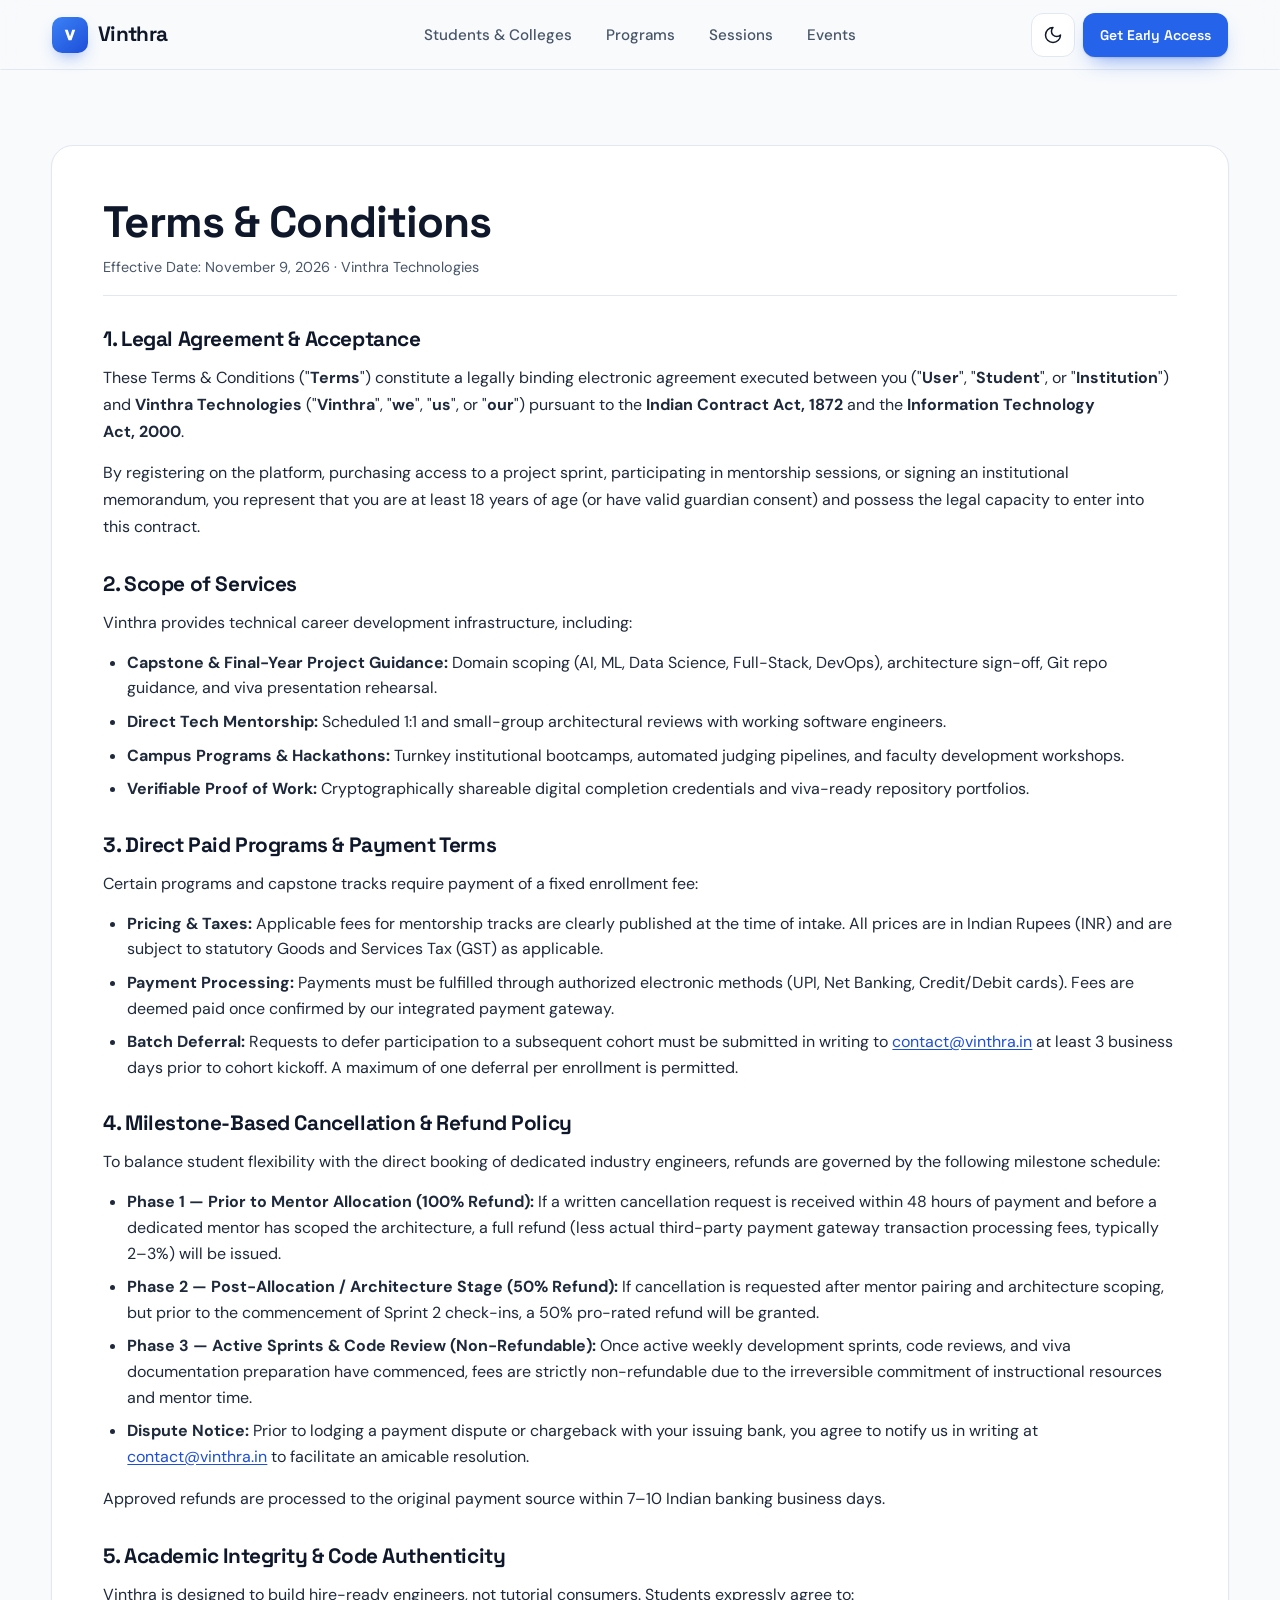
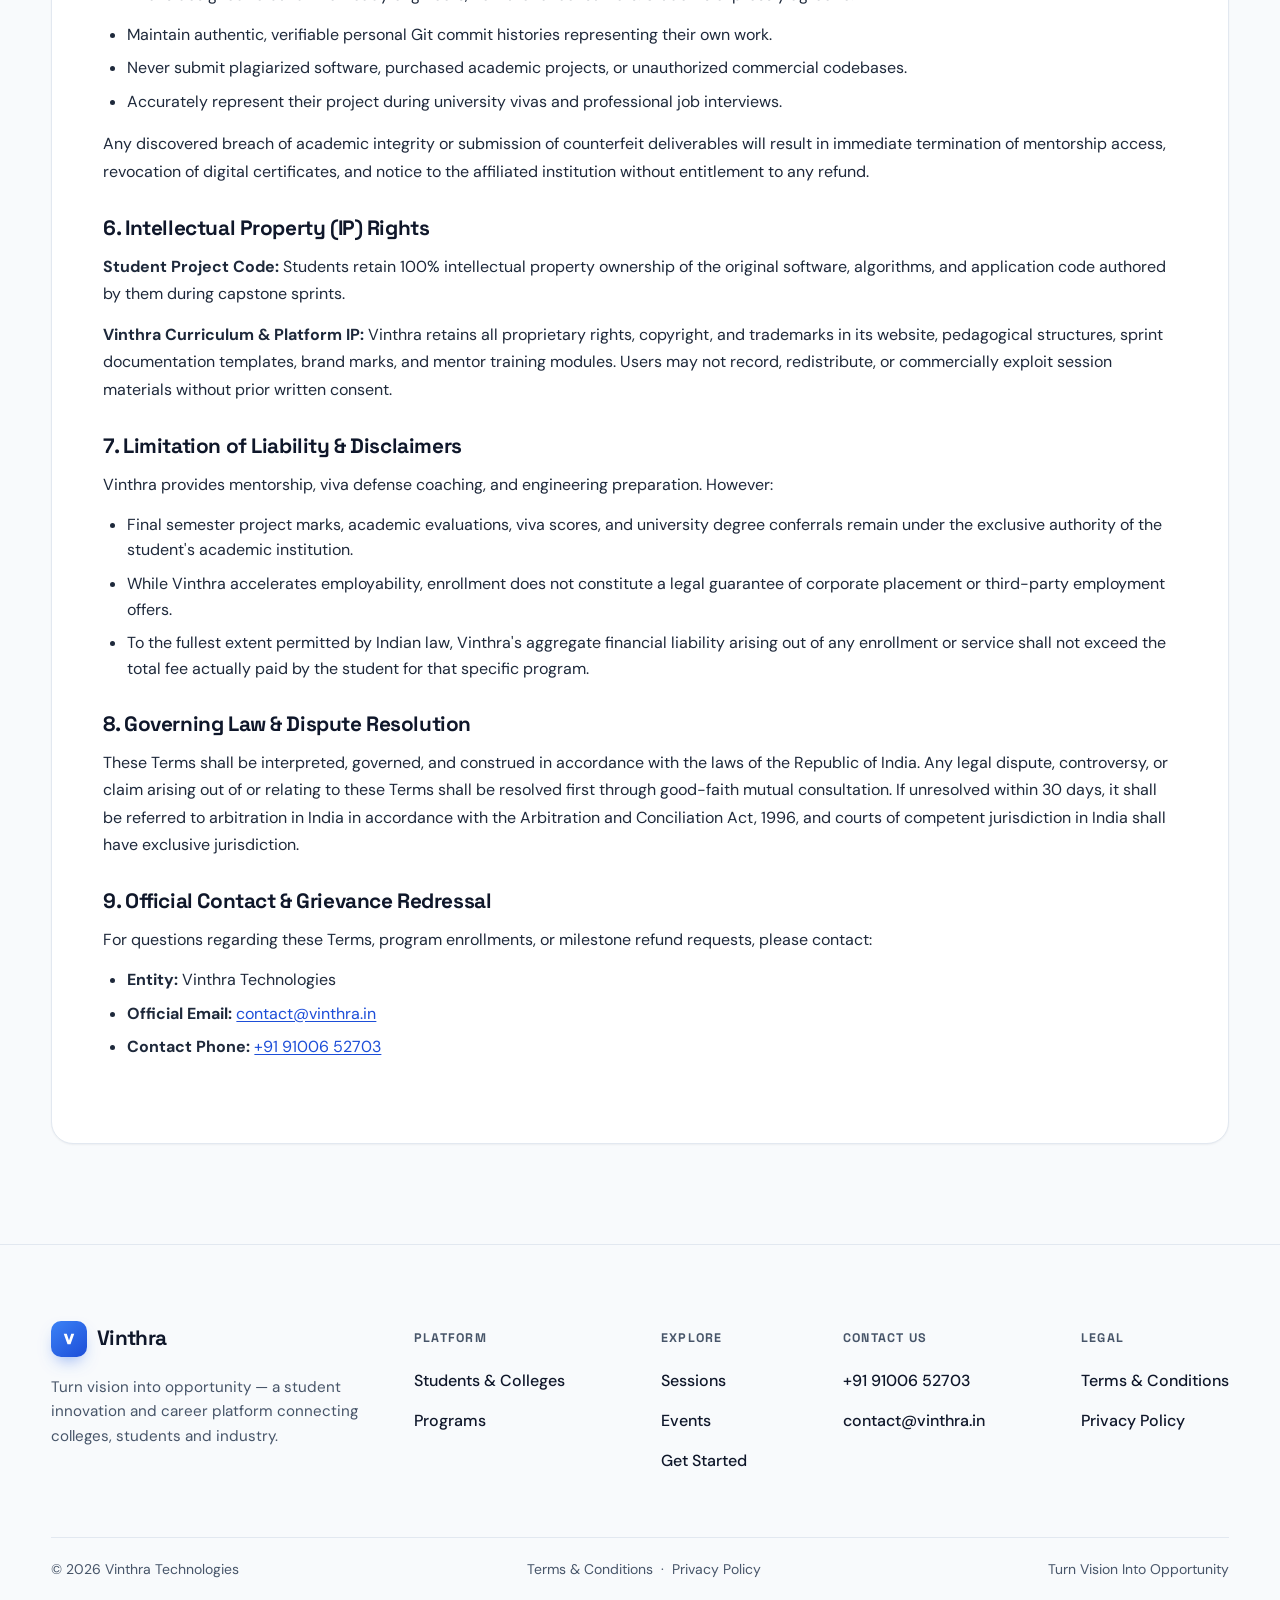
<file: terms.html>
<!DOCTYPE html>
<html lang="en">
<head>
<meta charset="UTF-8">
<meta name="viewport" content="width=device-width, initial-scale=1, viewport-fit=cover">
<title>Terms &amp; Conditions — Vinthra Technologies</title>
<meta name="description" content="Production Terms and Conditions governing direct paid program enrollments, mentorship sprints, cancellations, and refunds with Vinthra Technologies.">
<meta name="referrer" content="no-referrer">
<meta name="color-scheme" content="light dark">
<meta name="theme-color" content="#0A0F1C">
<link rel="icon" href="data:image/svg+xml,%3Csvg xmlns='http://www.w3.org/2000/svg' viewBox='0 0 64 64'%3E%3Crect width='64' height='64' rx='16' fill='%232563EB'/%3E%3Cpath d='M18 18h8l6 18 6-18h8L36 46h-8z' fill='%23fff'/%3E%3C/svg%3E">
<link rel="preload" href="fonts/space-grotesk-latin.woff2" as="font" type="font/woff2" crossorigin>
<link rel="preload" href="fonts/dm-sans-latin.woff2" as="font" type="font/woff2" crossorigin>
<script src="js/boot.js"></script>
<link rel="stylesheet" href="css/style.css">
</head>
<body>

<svg class="icon-sprite" width="0" height="0" aria-hidden="true" focusable="false">
<defs>
<symbol id="i-sun" viewBox="0 0 24 24" fill="none" stroke="currentColor" stroke-width="1.8" stroke-linecap="round" stroke-linejoin="round"><circle cx="12" cy="12" r="4"/><path d="M12 2v2M12 20v2m-7.07-17.07 1.41 1.41m11.32 11.32 1.41 1.41M2 12h2m16 0h2M6.34 17.66l-1.41 1.41M19.07 4.93l-1.41 1.41"/></symbol>
<symbol id="i-moon" viewBox="0 0 24 24" fill="none" stroke="currentColor" stroke-width="1.8" stroke-linecap="round" stroke-linejoin="round"><path d="M12 3a6 6 0 0 0 9 9 9 9 0 1 1-9-9Z"/></symbol>
<symbol id="i-arrow" viewBox="0 0 24 24" fill="none" stroke="currentColor" stroke-width="2" stroke-linecap="round" stroke-linejoin="round"><line x1="5" y1="12" x2="19" y2="12"/><polyline points="13 6 19 12 13 18"/></symbol>
</defs>
</svg>

<a class="skip-link" href="#main">Skip to content</a>

<header class="site-nav" id="top-nav">
  <div class="nav-inner">
    <a href="index.html" class="brand" aria-label="Vinthra — Home">
      <span class="brand-mark" aria-hidden="true"><svg viewBox="0 0 64 64"><path d="M18 18h8l6 18 6-18h8L36 46h-8z"/></svg></span>
      <span class="brand-name">Vinthra</span>
    </a>

    <nav class="nav-links" id="nav-links" aria-label="Primary">
      <ul>
        <li><a href="index.html#students-colleges">Students &amp; Colleges</a></li>
        <li><a href="index.html#programs">Programs</a></li>
        <li><a href="index.html#sessions">Sessions</a></li>
        <li><a href="index.html#events">Events</a></li>
      </ul>
      <a href="index.html#cta" class="btn btn-primary nav-menu-cta">Get Early Access <svg aria-hidden="true"><use href="#i-arrow"/></svg></a>
    </nav>

    <div class="nav-actions">
      <button type="button" class="icon-btn theme-toggle" id="theme-toggle" aria-label="Switch colour theme">
        <svg class="icon-sun" aria-hidden="true"><use href="#i-sun"/></svg>
        <svg class="icon-moon" aria-hidden="true"><use href="#i-moon"/></svg>
      </button>
      <a href="index.html#cta" class="btn btn-primary btn-sm nav-cta">Get Early Access</a>
      <button type="button" class="icon-btn nav-toggle" id="nav-toggle" aria-label="Open menu" aria-expanded="false" aria-controls="nav-links">
        <span class="bars" aria-hidden="true"><span></span><span></span><span></span></span>
      </button>
    </div>
  </div>
</header>

<main id="main">
  <div class="legal-page">
    <div class="wrap">
      <article class="legal-card">
        <h1>Terms &amp; Conditions</h1>
        <p class="legal-meta">Effective Date: November 9, 2026 · Vinthra Technologies</p>

        <div class="legal-body">
          <section>
            <h2>1. Legal Agreement &amp; Acceptance</h2>
            <p>These Terms &amp; Conditions ("<strong>Terms</strong>") constitute a legally binding electronic agreement executed between you ("<strong>User</strong>", "<strong>Student</strong>", or "<strong>Institution</strong>") and <strong>Vinthra Technologies</strong> ("<strong>Vinthra</strong>", "<strong>we</strong>", "<strong>us</strong>", or "<strong>our</strong>") pursuant to the <strong>Indian Contract Act, 1872</strong> and the <strong>Information Technology Act, 2000</strong>.</p>
            <p>By registering on the platform, purchasing access to a project sprint, participating in mentorship sessions, or signing an institutional memorandum, you represent that you are at least 18 years of age (or have valid guardian consent) and possess the legal capacity to enter into this contract.</p>
          </section>

          <section>
            <h2>2. Scope of Services</h2>
            <p>Vinthra provides technical career development infrastructure, including:</p>
            <ul>
              <li><strong>Capstone &amp; Final-Year Project Guidance:</strong> Domain scoping (AI, ML, Data Science, Full-Stack, DevOps), architecture sign-off, Git repo guidance, and viva presentation rehearsal.</li>
              <li><strong>Direct Tech Mentorship:</strong> Scheduled 1:1 and small-group architectural reviews with working software engineers.</li>
              <li><strong>Campus Programs &amp; Hackathons:</strong> Turnkey institutional bootcamps, automated judging pipelines, and faculty development workshops.</li>
              <li><strong>Verifiable Proof of Work:</strong> Cryptographically shareable digital completion credentials and viva-ready repository portfolios.</li>
            </ul>
          </section>

          <section>
            <h2>3. Direct Paid Programs &amp; Payment Terms</h2>
            <p>Certain programs and capstone tracks require payment of a fixed enrollment fee:</p>
            <ul>
              <li><strong>Pricing &amp; Taxes:</strong> Applicable fees for mentorship tracks are clearly published at the time of intake. All prices are in Indian Rupees (INR) and are subject to statutory Goods and Services Tax (GST) as applicable.</li>
              <li><strong>Payment Processing:</strong> Payments must be fulfilled through authorized electronic methods (UPI, Net Banking, Credit/Debit cards). Fees are deemed paid once confirmed by our integrated payment gateway.</li>
              <li><strong>Batch Deferral:</strong> Requests to defer participation to a subsequent cohort must be submitted in writing to <a href="mailto:contact@vinthra.in">contact@vinthra.in</a> at least 3 business days prior to cohort kickoff. A maximum of one deferral per enrollment is permitted.</li>
            </ul>
          </section>

          <section>
            <h2>4. Milestone-Based Cancellation &amp; Refund Policy</h2>
            <p>To balance student flexibility with the direct booking of dedicated industry engineers, refunds are governed by the following milestone schedule:</p>
            <ul>
              <li><strong>Phase 1 — Prior to Mentor Allocation (100% Refund):</strong> If a written cancellation request is received within 48 hours of payment and before a dedicated mentor has scoped the architecture, a full refund (less actual third-party payment gateway transaction processing fees, typically 2–3%) will be issued.</li>
              <li><strong>Phase 2 — Post-Allocation / Architecture Stage (50% Refund):</strong> If cancellation is requested after mentor pairing and architecture scoping, but prior to the commencement of Sprint 2 check-ins, a 50% pro-rated refund will be granted.</li>
              <li><strong>Phase 3 — Active Sprints &amp; Code Review (Non-Refundable):</strong> Once active weekly development sprints, code reviews, and viva documentation preparation have commenced, fees are strictly non-refundable due to the irreversible commitment of instructional resources and mentor time.</li>
              <li><strong>Dispute Notice:</strong> Prior to lodging a payment dispute or chargeback with your issuing bank, you agree to notify us in writing at <a href="mailto:contact@vinthra.in">contact@vinthra.in</a> to facilitate an amicable resolution.</li>
            </ul>
            <p>Approved refunds are processed to the original payment source within 7–10 Indian banking business days.</p>
          </section>

          <section>
            <h2>5. Academic Integrity &amp; Code Authenticity</h2>
            <p>Vinthra is designed to build hire-ready engineers, not tutorial consumers. Students expressly agree to:</p>
            <ul>
              <li>Maintain authentic, verifiable personal Git commit histories representing their own work.</li>
              <li>Never submit plagiarized software, purchased academic projects, or unauthorized commercial codebases.</li>
              <li>Accurately represent their project during university vivas and professional job interviews.</li>
            </ul>
            <p>Any discovered breach of academic integrity or submission of counterfeit deliverables will result in immediate termination of mentorship access, revocation of digital certificates, and notice to the affiliated institution without entitlement to any refund.</p>
          </section>

          <section>
            <h2>6. Intellectual Property (IP) Rights</h2>
            <p><strong>Student Project Code:</strong> Students retain 100% intellectual property ownership of the original software, algorithms, and application code authored by them during capstone sprints.</p>
            <p><strong>Vinthra Curriculum &amp; Platform IP:</strong> Vinthra retains all proprietary rights, copyright, and trademarks in its website, pedagogical structures, sprint documentation templates, brand marks, and mentor training modules. Users may not record, redistribute, or commercially exploit session materials without prior written consent.</p>
          </section>

          <section>
            <h2>7. Limitation of Liability &amp; Disclaimers</h2>
            <p>Vinthra provides mentorship, viva defense coaching, and engineering preparation. However:</p>
            <ul>
              <li>Final semester project marks, academic evaluations, viva scores, and university degree conferrals remain under the exclusive authority of the student's academic institution.</li>
              <li>While Vinthra accelerates employability, enrollment does not constitute a legal guarantee of corporate placement or third-party employment offers.</li>
              <li>To the fullest extent permitted by Indian law, Vinthra's aggregate financial liability arising out of any enrollment or service shall not exceed the total fee actually paid by the student for that specific program.</li>
            </ul>
          </section>

          <section>
            <h2>8. Governing Law &amp; Dispute Resolution</h2>
            <p>These Terms shall be interpreted, governed, and construed in accordance with the laws of the Republic of India. Any legal dispute, controversy, or claim arising out of or relating to these Terms shall be resolved first through good-faith mutual consultation. If unresolved within 30 days, it shall be referred to arbitration in India in accordance with the Arbitration and Conciliation Act, 1996, and courts of competent jurisdiction in India shall have exclusive jurisdiction.</p>
          </section>

          <section>
            <h2>9. Official Contact &amp; Grievance Redressal</h2>
            <p>For questions regarding these Terms, program enrollments, or milestone refund requests, please contact:</p>
            <ul>
              <li><strong>Entity:</strong> Vinthra Technologies</li>
              <li><strong>Official Email:</strong> <a href="mailto:contact@vinthra.in">contact@vinthra.in</a></li>
              <li><strong>Contact Phone:</strong> <a href="tel:+919100652703">+91 91006 52703</a></li>
            </ul>
          </section>
        </div>
      </article>
    </div>
  </div>
</main>

<footer class="site-footer">
  <div class="wrap">
    <div class="foot-grid">
      <div class="foot-brand">
        <a href="index.html#top" class="brand" aria-label="Vinthra — back to top">
          <span class="brand-mark" aria-hidden="true"><svg viewBox="0 0 64 64"><path d="M18 18h8l6 18 6-18h8L36 46h-8z"/></svg></span>
          <span class="brand-name">Vinthra</span>
        </a>
        <p>Turn vision into opportunity — a student innovation and career platform connecting colleges, students and industry.</p>
      </div>
      <nav class="foot-links" aria-label="Footer">
        <div>
          <p class="foot-title">Platform</p>
          <ul>
            <li><a href="index.html#students-colleges">Students &amp; Colleges</a></li>
            <li><a href="index.html#programs">Programs</a></li>
          </ul>
        </div>
        <div>
          <p class="foot-title">Explore</p>
          <ul>
            <li><a href="index.html#sessions">Sessions</a></li>
            <li><a href="index.html#events">Events</a></li>
            <li><a href="index.html#cta">Get Started</a></li>
          </ul>
        </div>
        <div>
          <p class="foot-title">Contact us</p>
          <ul>
            <li><a href="tel:+919100652703">+91 91006 52703</a></li>
            <li><a href="mailto:contact@vinthra.in">contact@vinthra.in</a></li>
          </ul>
        </div>
        <div>
          <p class="foot-title">Legal</p>
          <ul>
            <li><a href="terms.html">Terms &amp; Conditions</a></li>
            <li><a href="privacy.html">Privacy Policy</a></li>
          </ul>
        </div>
      </nav>
    </div>
    <div class="foot-bottom">
      <span>© 2026 Vinthra Technologies</span>
      <div class="foot-legal-links">
        <a href="terms.html">Terms &amp; Conditions</a>
        <span aria-hidden="true">·</span>
        <a href="privacy.html">Privacy Policy</a>
      </div>
      <span>Turn Vision Into Opportunity</span>
    </div>
  </div>
</footer>

<script src="js/main.js"></script>
</body>
</html>
</file>
<file: css/style.css>
/* =====================================================================
   Vinthra — styles
   Direction (ui-ux-pro-max design system): Swiss-minimal layout with
   bento-style card grids · trust blue + orange accent · light & dark.
   Type: Space Grotesk (display) + DM Sans (body), self-hosted.
   Screen-aware: <html data-screen="xs|sm|md|lg|xl|xxl" data-input="mouse|touch">
   is set before first paint (see <head>); layout also uses media queries
   so it still works without JavaScript.
   Alignment: everything sits on one page column (.wrap), including the floating
   nav. Cards share --gap and --card-pad, and cards side by side share their rows
   through subgrid, so their titles, text and footers stay on the same lines.
   ===================================================================== */

/* ---------- Fonts: served from /fonts — no requests to Google ---------- */
@font-face{
  font-family:'Space Grotesk'; font-style:normal; font-weight:400 700; font-display:swap;
  src:url(../fonts/space-grotesk-latin.woff2) format('woff2');
  unicode-range:U+0000-00FF, U+0131, U+0152-0153, U+02BB-02BC, U+02C6, U+02DA, U+02DC, U+0304, U+0308, U+0329, U+2000-206F, U+20AC, U+2122, U+2191, U+2193, U+2212, U+2215, U+FEFF, U+FFFD;
}
@font-face{
  font-family:'Space Grotesk'; font-style:normal; font-weight:400 700; font-display:swap;
  src:url(../fonts/space-grotesk-latin-ext.woff2) format('woff2');
  unicode-range:U+0100-02BA, U+02BD-02C5, U+02C7-02CC, U+02CE-02D7, U+02DD-02FF, U+0304, U+0308, U+0329, U+1D00-1DBF, U+1E00-1E9F, U+1EF2-1EFF, U+2020, U+20A0-20AB, U+20AD-20C4, U+2113, U+2C60-2C7F, U+A720-A7FF;
}
@font-face{
  font-family:'DM Sans'; font-style:normal; font-weight:400 700; font-display:swap;
  src:url(../fonts/dm-sans-latin.woff2) format('woff2');
  unicode-range:U+0000-00FF, U+0131, U+0152-0153, U+02BB-02BC, U+02C6, U+02DA, U+02DC, U+0304, U+0308, U+0329, U+2000-206F, U+20AC, U+2122, U+2191, U+2193, U+2212, U+2215, U+FEFF, U+FFFD;
}
@font-face{
  font-family:'DM Sans'; font-style:normal; font-weight:400 700; font-display:swap;
  src:url(../fonts/dm-sans-latin-ext.woff2) format('woff2');
  unicode-range:U+0100-02BA, U+02BD-02C5, U+02C7-02CC, U+02CE-02D7, U+02DD-02FF, U+0304, U+0308, U+0329, U+1D00-1DBF, U+1E00-1E9F, U+1EF2-1EFF, U+2020, U+20A0-20AB, U+20AD-20C4, U+2113, U+2C60-2C7F, U+A720-A7FF;
}

/* ---------- Design tokens ---------- */
:root{
  --font-display:'Space Grotesk', ui-sans-serif, system-ui, -apple-system, 'Segoe UI', Roboto, sans-serif;
  --font-body:'DM Sans', ui-sans-serif, system-ui, -apple-system, 'Segoe UI', Roboto, sans-serif;

  /* Content fills the screen width; only this side gap (shared with the nav) is left empty.
     16px on small phones → ~4vw → 72px on very wide screens. */
  --gutter:clamp(16px, 4vw, 72px);
  --content:100%;                      /* fills the full width of the screen */
  --gap:clamp(12px, 2vw, 24px);        /* between cards, the same in every grid */
  --card-pad:clamp(18px, 2.6vw, 32px); /* inside cards, so text in stacked cards shares one left edge */
  --nav-h:68px;
  --radius-sm:10px;
  --radius:14px;
  --radius-lg:22px;
  --ease:cubic-bezier(.2, .8, .2, 1);
  --dur:200ms;
}

/* Light theme */
:root,
[data-theme="light"]{
  color-scheme:light;
  --bg:#F8FAFC;
  --band:#F1F5F9;
  --surface:#FFFFFF;
  --surface-2:#F4F7FB;
  --text:#0F172A;
  --text-body:#1E293B;
  --text-muted:#475569;
  --border:#E2E8F0;
  --border-strong:#CBD5E1;

  --primary:#2563EB;          /* white text on it: 5.2:1 */
  --primary-hover:#1D4ED8;
  --on-primary:#FFFFFF;
  --primary-text:#1D4ED8;     /* blue text on light surfaces: 6.7:1 */
  --primary-soft:#DBEAFE;
  --primary-softer:#EFF6FF;

  --accent:#EA580C;
  --accent-text:#C2410C;
  --accent-soft:#FFEDD5;
  --green:#047857;
  --green-soft:#D1FAE5;
  --violet:#6D28D9;
  --violet-soft:#EDE9FE;

  --shadow-sm:0 1px 2px rgba(15,23,42,.05);
  --shadow:0 1px 2px rgba(15,23,42,.04), 0 14px 34px -18px rgba(15,23,42,.22);
  --shadow-lg:0 2px 6px rgba(15,23,42,.05), 0 28px 60px -26px rgba(15,23,42,.34);
  --grid-line:rgba(15,23,42,.055);
  --nav-bg:rgba(248,250,252,.84);
  --nav-active-color:#1D4ED8;
  --nav-active-bg:#DBEAFE;
  --nav-active-border:rgba(37,99,235,.28);
  --nav-active-shadow:0 2px 8px -2px rgba(37,99,235,.22);
}

/* Dark theme */
[data-theme="dark"]{
  color-scheme:dark;
  --bg:#0A0F1C;
  --band:#0D1424;
  --surface:#111A2E;
  --surface-2:#16213A;
  --text:#F8FAFC;
  --text-body:#CBD5E1;
  --text-muted:#94A3B8;       /* on surface: 6.7:1 */
  --border:#1F2A44;
  --border-strong:#2E3C5E;

  --primary:#2563EB;
  --primary-hover:#1D4ED8;
  --on-primary:#FFFFFF;
  --primary-text:#60A5FA;
  --primary-soft:rgba(59,130,246,.16);
  --primary-softer:rgba(59,130,246,.08);

  --accent:#FB923C;
  --accent-text:#FDBA74;
  --accent-soft:rgba(251,146,60,.15);
  --green:#34D399;
  --green-soft:rgba(52,211,153,.14);
  --violet:#A78BFA;
  --violet-soft:rgba(167,139,250,.16);

  --shadow-sm:0 1px 2px rgba(0,0,0,.35);
  --shadow:0 1px 2px rgba(0,0,0,.35), 0 18px 40px -22px rgba(0,0,0,.7);
  --shadow-lg:0 2px 6px rgba(0,0,0,.35), 0 32px 70px -30px rgba(0,0,0,.85);
  --grid-line:rgba(148,163,184,.07);
  --nav-bg:rgba(10,15,28,.8);
  --nav-active-color:#93C5FD;
  --nav-active-bg:rgba(37,99,235,.24);
  --nav-active-border:rgba(96,165,250,.38);
  --nav-active-shadow:0 0 16px -2px rgba(59,130,246,.45);
}

/* Colour tones shared by icons and cards */
.tone-blue  {--tone:var(--primary-text); --tone-soft:var(--primary-soft);}
.tone-orange{--tone:var(--accent-text);  --tone-soft:var(--accent-soft);}
.tone-green {--tone:var(--green);        --tone-soft:var(--green-soft);}
.tone-violet{--tone:var(--violet);       --tone-soft:var(--violet-soft);}

/* ---------- Screen-size scaling ---------- */
@media (min-width:1440px){ :root{--nav-h:72px;} html{font-size:106.25%;} }  /* 17px */
@media (min-width:1920px){ html{font-size:112.5%;} }                         /* 18px */
@media (min-width:2400px){ html{font-size:125%;} }                           /* 20px on 1440p/4K monitors */
@media (max-height:520px) and (orientation:landscape){ :root{--nav-h:60px;} }

/* ---------- Base ---------- */
*,*::before,*::after{box-sizing:border-box;}
html{
  -webkit-text-size-adjust:100%; text-size-adjust:100%;
  scroll-behavior:smooth; scroll-padding-top:calc(var(--nav-h) + env(safe-area-inset-top) + 12px);
}
body{
  margin:0; min-height:100vh;
  background:var(--bg); color:var(--text-body);
  font-family:var(--font-body); font-size:1rem; line-height:1.6;
  -webkit-font-smoothing:antialiased; -moz-osx-font-smoothing:grayscale;
  overflow-x:hidden; font-synthesis:none;
  transition:background-color .3s ease, color .3s ease;
}
h1,h2,h3,h4{font-family:var(--font-display); color:var(--text); margin:0; font-weight:700; line-height:1.15; letter-spacing:-0.02em; text-wrap:balance;}
p{margin:0; text-wrap:pretty;}
ul,ol{margin:0; padding:0; list-style:none;}
a{color:inherit; text-decoration:none;}
button{font:inherit; color:inherit;}
svg{width:1em; height:1em; flex:none;}
img,svg,video{max-width:100%;}
:focus-visible{outline:2px solid var(--primary-text); outline-offset:3px; border-radius:8px;}
#main:focus{outline:none;}
#main:focus-visible{outline:2px solid var(--primary-text); outline-offset:-4px;}

.skip-link{
  position:absolute; left:12px; top:-120px; z-index:300;
  background:var(--primary); color:var(--on-primary); font-weight:600;
  padding:12px 18px; border-radius:var(--radius-sm);
}
.skip-link:focus{top:12px;}

.wrap{
  width:100%; max-width:calc(var(--content) + 2 * var(--gutter)); margin-inline:auto;
  padding-left:max(var(--gutter), env(safe-area-inset-left));
  padding-right:max(var(--gutter), env(safe-area-inset-right));
}

@media (prefers-reduced-motion: reduce){
  html{scroll-behavior:auto;}
  *,*::before,*::after{animation-duration:.001ms !important; animation-iteration-count:1 !important; transition-duration:.001ms !important;}
}

/* ---------- Shared bits ---------- */
.eyebrow{
  display:inline-flex; align-items:center; gap:8px; margin-bottom:18px;
  font-family:var(--font-display); font-size:.8125rem; font-weight:600; letter-spacing:.08em; text-transform:uppercase;
  color:var(--primary-text); background:var(--primary-softer); border:1px solid var(--primary-soft);
  padding:6px 12px; border-radius:999px;
}
.eyebrow .dot{width:6px; height:6px; border-radius:50%; background:var(--accent);}

.section{position:relative; padding:clamp(48px, 6vw, 76px) 0;}
.section-band{background:var(--band); border-block:1px solid var(--border);}
.section-head{max-width:880px; margin-bottom:clamp(24px, 3.5vw, 36px);}
@media (min-width:1440px){ .section-head{max-width:1040px;} }
.section-head h2{font-size:clamp(2rem, 1.35rem + 2.6vw, 3.25rem); line-height:1.06; letter-spacing:-0.035em;}
.section-head p:not(.eyebrow){margin-top:16px; max-width:85ch; color:var(--text-muted); font-size:clamp(1.02rem, .98rem + .25vw, 1.15rem);}
#students-colleges .section-head{max-width:100%;}
#students-colleges .section-head p:not(.eyebrow){
  max-width:100%; white-space:nowrap;
  font-size:clamp(0.85rem, 0.65rem + 0.42vw, 1.15rem);
}
@media (max-width:960px){
  #students-colleges .section-head p:not(.eyebrow){white-space:normal;}
}
.subhead{font-size:clamp(1.25rem, 1.1rem + .6vw, 1.5rem); letter-spacing:-0.02em; margin-bottom:24px;}
.label{font-family:var(--font-display); font-size:.75rem; font-weight:700; letter-spacing:.1em; text-transform:uppercase; color:var(--primary-text);}

/* ---------- Buttons ---------- */
.btn{
  display:inline-flex; align-items:center; justify-content:center; gap:8px;
  min-height:44px; padding:0 20px; border-radius:12px; border:1px solid transparent;
  font-family:var(--font-display); font-size:.95rem; font-weight:600; line-height:1; letter-spacing:-0.005em;
  white-space:nowrap; cursor:pointer; text-align:center;
  transition:background-color var(--dur) ease, border-color var(--dur) ease, color var(--dur) ease, box-shadow var(--dur) ease, transform var(--dur) var(--ease);
}
.btn svg{width:18px; height:18px; transition:transform var(--dur) var(--ease);}
.btn:active{transform:translateY(1px) scale(.99);}
.btn-sm{padding:0 16px; font-size:.875rem;} /* keeps .btn's 44px height and radius, matching the icon buttons beside it */
.btn-lg{min-height:52px; padding:0 26px; font-size:1rem;}
.btn-primary{
  background:var(--primary); color:var(--on-primary);
  box-shadow:0 1px 2px rgba(15,23,42,.12), 0 10px 22px -10px rgba(37,99,235,.7);
}
.btn-primary:hover{background:var(--primary-hover);}
.btn-secondary{background:var(--surface); color:var(--text); border-color:var(--border-strong);}
.btn-secondary:hover{background:var(--surface-2); border-color:var(--text-muted);}
.btn-light{background:#FFFFFF; color:#1D4ED8;}
.btn-light:hover{background:#EFF6FF;}
.btn-ghost-light{color:#FFFFFF; border-color:rgba(255,255,255,.6);}
.btn-ghost-light:hover{background:rgba(255,255,255,.12); border-color:#FFFFFF;}
[data-input="mouse"] .btn:hover svg{transform:translateX(3px);}
/* touch screens (detected by the screen profile): every tap target at least 44px */
[data-input="touch"] .nav-links ul a,
[data-input="touch"] .foot-links a{min-height:44px;}

.icon-btn{
  display:inline-grid; place-items:center; width:44px; height:44px; flex:none;
  border-radius:12px; border:1px solid var(--border); background:var(--surface); color:var(--text);
  cursor:pointer; transition:background-color var(--dur) ease, border-color var(--dur) ease;
}
.icon-btn:hover{background:var(--surface-2); border-color:var(--border-strong);}
.icon-btn svg{width:20px; height:20px;}

/* ---------- Navigation (vinthra.vercel.app pill shape) ---------- */
.icon-sprite{position:absolute; width:0; height:0; overflow:hidden;}
body{padding-top:calc(var(--nav-h) + env(safe-area-inset-top));}

.site-nav{
  position:fixed; top:0; left:50%; transform:translateX(-50%); z-index:100;
  width:100%; max-width:100%;
  padding-top:env(safe-area-inset-top);
  background:var(--nav-bg);
  -webkit-backdrop-filter:saturate(1.4) blur(14px); backdrop-filter:saturate(1.4) blur(14px);
  border-radius:0;
  border:1.4px solid transparent; border-bottom-color:var(--border);
  box-shadow:none;
  transition:top .35s var(--ease), width .35s var(--ease), max-width .35s var(--ease),
             border-radius .35s ease, border-color .35s ease, box-shadow .35s ease, background-color .3s ease;
}

/* Floating pill state from vinthra.vercel.app when scrolling */
.site-nav.scrolled, .site-nav.pill{
  top:calc(16px + env(safe-area-inset-top));
  width:calc(100% - 32px);
  max-width:1120px;
  border-radius:100px;
  border-color:var(--border);
  box-shadow:0 14px 34px -18px rgba(0,0,0,.45);
}

.nav-inner{
  display:flex; align-items:center; gap:16px; height:var(--nav-h);
  padding-left:max(var(--gutter), env(safe-area-inset-left));
  padding-right:max(var(--gutter), env(safe-area-inset-right));
  margin:0 auto;
  max-width:calc(var(--content) + 2 * var(--gutter));
  width:100%;
  box-sizing:border-box;
  transition:padding .35s var(--ease), height .35s var(--ease), max-width .35s var(--ease);
}

.site-nav.scrolled .nav-inner, .site-nav.pill .nav-inner{
  max-width:1120px;
  padding-left:20px;
  padding-right:18px;
  height:calc(var(--nav-h) - 4px);
}

@media (min-width:1024px){
  .nav-inner{display:grid; grid-template-columns:minmax(0, 1fr) auto minmax(0, 1fr); align-items:center;}
  .brand{justify-self:start;}
  .nav-links{margin:0; justify-self:center;}
  .nav-actions{justify-self:end; margin-left:0;}
}

.brand{display:inline-flex; align-items:center; gap:10px; min-height:44px; color:var(--text); text-decoration:none; flex:none;}
.brand-mark{
  width:36px; height:36px; border-radius:10px; display:grid; place-items:center; flex:none;
  background:linear-gradient(140deg, #3B82F6, #1D4ED8); color:#FFFFFF;
  box-shadow:0 8px 18px -8px rgba(37,99,235,.75);
}
.brand-mark svg{width:24px; height:24px; fill:currentColor;}
.brand-name{font-family:var(--font-display); font-size:1.3rem; font-weight:700; letter-spacing:-0.035em;}

.nav-links{margin-inline:auto;}
.nav-links ul{display:flex; align-items:center; gap:4px; list-style:none; margin:0; padding:0;}
.nav-links ul a{
  position:relative;
  display:inline-flex; align-items:center; min-height:40px; padding:0 15px; border-radius:999px;
  font-size:.95rem; font-weight:500; color:var(--text-muted); text-decoration:none;
  transition:color var(--dur) ease, background-color var(--dur) ease, box-shadow var(--dur) ease;
}
.nav-links ul a:hover{color:var(--text); background:var(--surface-2);}
.nav-links ul a.is-active,
.nav-links ul a.is-active:hover{
  color:var(--nav-active-color);
  font-weight:600;
  background:var(--nav-active-bg);
  box-shadow:inset 0 0 0 1px var(--nav-active-border), var(--nav-active-shadow);
}
.nav-menu-cta{display:none;}
.nav-actions{display:flex; align-items:center; gap:8px; margin-left:auto; flex:none;}

.site-nav.scrolled .icon-btn, .site-nav.scrolled .nav-cta,
.site-nav.pill .icon-btn, .site-nav.pill .nav-cta{
  border-radius:999px;
}

.theme-toggle .icon-sun{display:none;}
[data-theme="dark"] .theme-toggle .icon-sun{display:block;}
[data-theme="dark"] .theme-toggle .icon-moon{display:none;}

.nav-toggle .bars{display:grid; gap:4px; width:18px;}
.nav-toggle .bars span{display:block; height:2px; border-radius:2px; background:currentColor; transition:transform .25s var(--ease), opacity .2s ease;}
.nav-toggle[aria-expanded="true"] .bars span:nth-child(1){transform:translateY(6px) rotate(45deg);}
.nav-toggle[aria-expanded="true"] .bars span:nth-child(2){opacity:0;}
.nav-toggle[aria-expanded="true"] .bars span:nth-child(3){transform:translateY(-6px) rotate(-45deg);}

@media (max-width:1023.98px){
  .nav-inner{
    padding-left:max(16px, env(safe-area-inset-left));
    padding-right:max(16px, env(safe-area-inset-right));
  }
  .site-nav.scrolled .nav-inner, .site-nav.pill .nav-inner{
    padding-left:16px;
    padding-right:12px;
  }
  .nav-links{
    position:absolute; left:0; right:0; top:calc(100% + 8px); margin:0;
    background:var(--surface); border:1px solid var(--border); border-radius:20px; box-shadow:var(--shadow-lg);
    padding:8px 16px 18px;
    max-height:calc(100vh - var(--nav-h) - 32px);
    max-height:calc(var(--app-height, 100vh) - var(--nav-h) - 32px);
    overflow-y:auto; overscroll-behavior:contain;
    opacity:0; transform:translateY(-8px); visibility:hidden; pointer-events:none;
    transition:opacity .2s ease, transform .25s var(--ease), visibility 0s linear .25s;
  }
  .nav-links.open{
    opacity:1; transform:none; visibility:visible; pointer-events:auto;
    transition:opacity .2s ease, transform .25s var(--ease), visibility 0s;
  }
  .nav-links ul{flex-direction:column; align-items:stretch; gap:2px;}
  .nav-links ul li + li{border-top:1px solid var(--border);}
  .nav-links ul a{
    min-height:52px; padding:0 12px; border-radius:10px; font-size:1.05rem; color:var(--text);
    transition:color var(--dur) ease, background-color var(--dur) ease, box-shadow var(--dur) ease, padding-left var(--dur) ease;
  }
  .nav-links ul a:hover{background:var(--surface-2); color:var(--text);}
  .nav-links ul a.is-active,
  .nav-links ul a.is-active:hover{
    color:var(--nav-active-color);
    font-weight:600;
    background:var(--nav-active-bg);
    padding-left:16px;
    box-shadow:inset 3.5px 0 0 0 var(--nav-active-color), var(--nav-active-shadow);
  }
  .nav-menu-cta{display:flex; width:100%; min-height:50px; margin-top:14px;}
}
@media (min-width:1024px){ .nav-toggle{display:none;} }
@media (max-width:767.98px){ .nav-cta{display:none;} }
@media (max-width:359.98px){
  .brand-name{font-size:1.15rem;}
  .brand-mark{width:32px; height:32px;}
  .nav-actions{gap:6px;}
}

/* ---------- Hero ---------- */
.hero{position:relative; overflow:hidden; isolation:isolate; padding:clamp(36px, 5vw, 64px) 0 clamp(32px, 4.5vw, 52px);}
.hero::before, .hero::after{content:""; position:absolute; z-index:-1; border-radius:50%; pointer-events:none;}
.hero::before{
  width:min(720px, 90vw); aspect-ratio:1; top:-22%; right:-18%;
  background:radial-gradient(circle, color-mix(in srgb, var(--primary) 26%, transparent), transparent 66%);
}
.hero::after{
  width:min(520px, 80vw); aspect-ratio:1; bottom:-6%; left:-16%;
  background:radial-gradient(circle, color-mix(in srgb, var(--accent) 18%, transparent), transparent 66%);
}
.hero-bg{
  position:absolute; inset:0; z-index:-1; pointer-events:none;
  background-image:linear-gradient(var(--grid-line) 1px, transparent 1px), linear-gradient(90deg, var(--grid-line) 1px, transparent 1px);
  background-size:56px 56px; background-position:center top;
  -webkit-mask-image:radial-gradient(ellipse 75% 65% at 50% 35%, #000 25%, transparent 75%);
          mask-image:radial-gradient(ellipse 75% 65% at 50% 35%, #000 25%, transparent 75%);
}
.hero-grid{display:grid; gap:clamp(36px, 6vw, 96px); align-items:center;}
@media (min-width:1024px){ .hero-grid{grid-template-columns:minmax(0, 1.08fr) minmax(0, .92fr);} }
/* Desktop / laptop: the hero fills the first screen (height read by the screen profile) */
@media (min-width:1024px) and (min-height:640px){
  .hero{
    display:flex; align-items:center;
    min-height:calc(100vh - var(--nav-h));
    min-height:calc(var(--app-height, 100vh) - var(--nav-h));
    padding:clamp(32px, 4vw, 64px) 0;
  }
  .hero-grid{width:100%;}
}

.hero h1{font-size:clamp(2.5rem, 1.55rem + 4.5vw, 5.75rem); line-height:1.02; letter-spacing:-0.045em;}
.hero h1 .hl{position:relative; color:var(--primary-text);}
.hero h1 .hl::after{
  content:""; position:absolute; z-index:-1; left:.02em; right:.06em; bottom:.06em; height:.14em;
  border-radius:99px; background:var(--accent); opacity:.8;
}
.hero-sub{margin-top:22px; max-width:58ch; color:var(--text-muted); font-size:clamp(1.05rem, 1rem + .35vw, 1.2rem);}
.hero-sub strong{color:var(--text); font-weight:700;}
.hero-actions{display:flex; flex-wrap:wrap; gap:12px; margin-top:32px;}
.hero-tags{display:flex; flex-wrap:wrap; gap:10px 22px; margin-top:32px;}
.hero-tags li{display:inline-flex; align-items:center; gap:8px; font-size:.95rem; font-weight:500; color:var(--text-muted);}
.hero-tags svg{width:18px; height:18px; color:var(--primary-text);}
/* small screens: the buttons and the tags below them share the same two columns */
@media (max-width:599.98px){
  .hero-actions .btn{flex:1 1 calc(50% - 6px); padding-inline:12px;}
  .hero-tags{display:grid; grid-template-columns:repeat(2, minmax(0, 1fr)); gap:12px;}
}
/* narrowest two-column hero: a tighter gap keeps all four tags on one row */
@media (min-width:1024px) and (max-width:1099.98px){ .hero-tags{column-gap:10px;} }
/* too narrow for two buttons: stack them here rather than rely on wrapping, which differs by browser */
@media (max-width:359.98px){ .hero-actions .btn{flex-basis:100%;} }

/* Interactive card deck — sized per screen (data-screen), fanned out by JS to fit the space */
.hero-visual{display:flex; justify-content:center; perspective:1400px;}
.deck{
  --card-w:212px; --card-h:276px; --deck-h:340px;
  position:relative; width:100%; max-width:520px; height:var(--deck-h);
  /* flat on purpose (no preserve-3d): with coplanar cards in a 3D context, a tilted deck hit-tests
     clicks to the wrong card or to none. The mouse tilt (eased in JS) still uses the parent's perspective. */
}
[data-screen="xs"] .deck{--card-w:176px; --card-h:232px; --deck-h:290px;}
[data-screen="sm"] .deck{--card-w:196px; --card-h:256px; --deck-h:320px;}
[data-screen="xl"] .deck{--card-w:244px; --card-h:316px; --deck-h:400px; max-width:600px;}
[data-screen="xxl"] .deck{--card-w:268px; --card-h:346px; --deck-h:440px; max-width:660px;}

.deck-card{
  position:absolute; left:50%; top:50%; width:var(--card-w); height:var(--card-h);
  margin-left:calc(var(--card-w) / -2); margin-top:calc(var(--card-h) / -2);
  display:flex; flex-direction:column; justify-content:space-between; padding:18px;
  background:var(--surface); border:1px solid var(--border); border-radius:20px; box-shadow:var(--shadow-lg);
  /* Position = transform (its fan slot, set by JS); idle float = the separate `translate`
     property. Because they are separate, shuffling and dragging never interrupt the float,
     and every change is compositor-only (no layout, no repaint). */
  transform:var(--fan);
  transition:transform .55s cubic-bezier(.22, 1, .36, 1);
  animation:cardFloat 6s ease-in-out infinite; animation-delay:var(--delay, 0s);
  will-change:transform, translate;
  -webkit-font-smoothing:antialiased;
  -moz-osx-font-smoothing:grayscale;
  text-rendering:optimizeLegibility;
  backface-visibility:hidden;
  -webkit-backface-visibility:hidden;
  cursor:grab; user-select:none; -webkit-user-select:none;
  touch-action:pan-y; /* vertical swipes scroll the page; sideways drags move the card */
}
.deck-card::before{
  content:""; position:absolute; inset:0; border-radius:inherit; pointer-events:none;
  background:linear-gradient(180deg, var(--tone-soft), transparent 55%);
}
/* highlight ring: faded in with opacity instead of changing border/box-shadow (which would repaint) */
.deck-card::after{
  content:""; position:absolute; inset:-1px; border-radius:inherit; pointer-events:none;
  border:1px solid var(--primary); box-shadow:0 0 0 3px var(--primary-soft);
  opacity:0; transition:opacity .2s ease;
}
.deck-card > *{position:relative; pointer-events:none;}
/* fallback fan (JS recomputes it to fit the screen) */
.deck-card:nth-child(1){--fan:translate(3px, -19px) rotate(-10deg) translate(-52px, 14px); z-index:4;}
.deck-card:nth-child(2){--fan:translate(3px, -19px) rotate(-3deg) translate(-17px, 4px); --delay:1.4s; z-index:3;}
.deck-card:nth-child(3){--fan:translate(3px, -19px) rotate(4deg) translate(19px, -2px); --delay:.7s; z-index:2;}
.deck-card:nth-child(4){--fan:translate(3px, -19px) rotate(11deg) translate(54px, 10px); --delay:2.1s; z-index:1;}
@keyframes cardFloat{0%,100%{translate:0 0;} 50%{translate:0 -8px;}}

.deck-code{
  align-self:flex-start; font-family:var(--font-display); font-size:.75rem; font-weight:600; letter-spacing:.08em;
  color:var(--text-muted); background:var(--surface); border:1px solid var(--border); padding:4px 8px; border-radius:7px;
}
.deck-icon{width:48px; height:48px; border-radius:14px; display:grid; place-items:center; background:var(--tone-soft); color:var(--tone);}
.deck-icon svg{width:24px; height:24px;}
.deck-card h3{font-size:1.4rem; letter-spacing:-0.025em;}
.deck-card p{margin-top:4px; font-size:.875rem; line-height:1.45; color:var(--text-muted);}
[data-screen="xs"] .deck-card{padding:14px; border-radius:16px;}
[data-screen="xs"] .deck-card h3{font-size:1.15rem;}
[data-screen="xs"] .deck-card p{font-size:.8125rem;}
[data-screen="xs"] .deck-icon{width:40px; height:40px; border-radius:12px;}

[data-input="mouse"] .deck-card:hover::after{opacity:.5;}
/* while dragging: follow the pointer 1:1 (no transform transition) and hold the float where it is */
.deck-card.is-dragging{cursor:grabbing; transition:none; animation-play-state:paused; z-index:100 !important;}
.deck-card.is-dragging::after, .deck-card.is-moved::after{opacity:1;}
.deck-card.is-moved{cursor:pointer;}
.deck-card:focus-visible{outline:3px solid var(--primary-text); outline-offset:5px;}
.deck.is-settling .deck-card{transition:none;}
/* Hold the float (cards stay exactly where they are) while it would cost frames:
   off screen, during a drag, and while the mouse tilt is moving — measured to halve the style work. */
.deck.is-idle .deck-card,
.deck[data-dragging="true"] .deck-card,
.deck.is-tilting .deck-card{animation-play-state:paused;}
@media (prefers-reduced-motion: reduce){ .deck-card{animation:none;} }

/* ---------- Students & Colleges (stacked) ---------- */
.pillars{display:grid; gap:var(--gap);}
.pillar{
  display:flex; flex-direction:column; gap:28px;
  padding:var(--card-pad);
  background:var(--surface); border:1px solid var(--border); border-radius:var(--radius-lg); box-shadow:var(--shadow-sm);
  transition:border-color var(--dur) ease, box-shadow var(--dur) ease;
}
[data-input="mouse"] .pillar:hover{box-shadow:var(--shadow); border-color:var(--border-strong);}
.badge{
  display:inline-flex; align-items:center; gap:6px; padding:6px 10px; border-radius:8px;
  font-family:var(--font-display); font-size:.78rem; font-weight:600; letter-spacing:.06em; text-transform:uppercase;
}
.badge svg{width:16px; height:16px;}
.badge-primary{color:var(--primary-text); background:var(--primary-soft);}
.badge-accent{color:var(--accent-text); background:var(--accent-soft);}
.pillar-head h3{margin-top:14px; font-size:clamp(1.6rem, 1.3rem + 1.2vw, 2.1rem); letter-spacing:-0.03em;}
.pillar-lead{margin-top:10px; max-width:62ch; color:var(--text-muted); font-size:1.02rem;}

.feature-grid{display:grid; gap:12px; flex:1 0 auto;}
@media (min-width:600px){ .pillar-students .feature-grid{grid-template-columns:repeat(2, minmax(0, 1fr));} }
@media (min-width:768px){ .pillar .feature-grid{grid-template-columns:repeat(3, minmax(0, 1fr));} }
.feature{
  display:flex; align-items:flex-start; gap:14px; padding:16px;
  background:var(--surface-2); border:1px solid transparent; border-radius:var(--radius);
  transition:border-color var(--dur) ease, background-color var(--dur) ease;
}
@media (min-width:768px){ .feature{flex-direction:column;} }
[data-input="mouse"] .feature:hover{background:var(--surface); border-color:var(--border-strong);}
.feature-icon{
  width:40px; height:40px; border-radius:12px; display:grid; place-items:center; flex:none;
  background:var(--surface); border:1px solid var(--border); color:var(--primary-text);
}
.pillar-colleges .feature-icon{color:var(--accent-text);}
.feature-icon svg{width:20px; height:20px;}
.feature h4{font-size:1rem; line-height:1.3; letter-spacing:-0.01em;}
.feature p{margin-top:4px; font-size:.9rem; line-height:1.55; color:var(--text-muted);}

.pillar-foot{
  margin-top:auto; display:flex; flex-wrap:wrap; align-items:center; justify-content:space-between; gap:16px;
  padding-top:20px; border-top:1px solid var(--border);
}
.chip-row{display:flex; flex-wrap:wrap; gap:8px;}
.chip{font-size:.8125rem; font-weight:500; padding:6px 12px; border-radius:999px; background:var(--surface-2); border:1px solid var(--border); color:var(--text-body);}
@media (max-width:599.98px){ .pillar-foot .btn{width:100%;} }

@supports (grid-template-rows:subgrid){
  /* tiles in a row: title and text rows are shared */
  @media (min-width:600px){
    .feature{display:grid; grid-template-columns:auto minmax(0, 1fr); grid-template-rows:subgrid; grid-row:span 2; gap:0 14px;}
    .feature-icon{grid-row:span 2;}
    .feature > div{display:grid; grid-template-rows:subgrid; grid-row:span 2; row-gap:0;}
  }
  /* icon above the text: one more shared row */
  @media (min-width:768px){
    .feature{grid-template-columns:minmax(0, 1fr); grid-row:span 3;}
    .feature-icon{grid-row:auto; margin-bottom:14px;}
  }
}

/* ---------- Programs ---------- */
.domain-grid{display:grid; gap:var(--gap); grid-template-columns:minmax(0, 1fr);}
@media (min-width:600px){
  .domain-grid{grid-template-columns:repeat(2, minmax(0, 1fr));}
  .domain:last-child{grid-column:1 / -1;}
}
@media (min-width:1024px){
  .domain-grid{grid-template-columns:repeat(6, minmax(0, 1fr));}
  .domain{grid-column:span 2;}
  .domain:nth-child(-n+2){grid-column:span 3;}
  .domain:last-child{grid-column:span 2;}
}
/* wide screens: all five domains in one row */
@media (min-width:1440px){
  .domain-grid{grid-template-columns:repeat(5, minmax(0, 1fr));}
  .domain, .domain:nth-child(-n+2), .domain:last-child{grid-column:auto;}
}
.domain{
  position:relative; display:flex; flex-direction:column; gap:8px; overflow:hidden;
  padding:var(--card-pad);
  background:var(--surface); border:1px solid var(--border); border-radius:var(--radius-lg);
  transition:transform var(--dur) var(--ease), box-shadow var(--dur) ease, border-color var(--dur) ease;
}
.domain-top{display:flex; align-items:center; justify-content:space-between; padding-bottom:16px;}
.domain-icon{width:48px; height:48px; border-radius:14px; display:grid; place-items:center; background:var(--tone-soft); color:var(--tone);}
.domain-icon svg{width:24px; height:24px;}
.domain-code{font-family:var(--font-display); font-size:.75rem; font-weight:600; letter-spacing:.08em; color:var(--text-muted);}
.domain h3{font-size:1.2rem; letter-spacing:-0.02em;}
.domain p{font-size:.92rem; color:var(--text-muted); max-width:48ch;}
[data-input="mouse"] .domain:hover{transform:translateY(-3px); box-shadow:var(--shadow); border-color:var(--border-strong);}
/* cards in a row share their icon, title and text rows */
@supports (grid-template-rows:subgrid){
  @media (min-width:600px){ .domain{display:grid; grid-template-rows:subgrid; grid-row:span 3;} }
}

.process{
  margin-top:var(--gap); padding:var(--card-pad);
  background:var(--surface); border:1px solid var(--border); border-radius:var(--radius-lg);
}
.steps{display:grid; gap:0;}
.step{position:relative; padding:0 0 28px 64px;}
.step:last-child{padding-bottom:0;}
.step::before{content:""; position:absolute; left:21px; top:48px; bottom:4px; width:2px; border-radius:2px; background:var(--border-strong);}
.step:last-child::before{display:none;}
.step-num{
  position:absolute; left:0; top:0; z-index:1; width:44px; height:44px; border-radius:50%;
  display:grid; place-items:center; font-family:var(--font-display); font-weight:700; font-size:.95rem;
  color:var(--primary-text); background:var(--surface); border:2px solid var(--primary);
}
.step h4{padding-top:10px; font-size:1.1rem;}
.step p{margin-top:6px; max-width:48ch; font-size:.95rem; color:var(--text-muted);}
@media (min-width:768px){
  .steps{grid-template-columns:repeat(2, minmax(0, 1fr)); gap:36px 28px;}
  .step, .step:last-child{padding:64px 0 0;}
  .step::before{left:52px; right:-20px; top:21px; bottom:auto; width:auto; height:2px;}
  .step:nth-child(2n)::before{display:none;}
}
@media (min-width:1024px){
  .steps{grid-template-columns:repeat(4, minmax(0, 1fr));}
  .step:nth-child(2n)::before{display:block;}
  .step:last-child::before{display:none;}
}
/* steps in a row share their title and text rows */
@supports (grid-template-rows:subgrid){
  @media (min-width:768px){ .step{display:grid; grid-template-rows:subgrid; grid-row:span 2; row-gap:0;} }
}

.program-lower{display:grid; gap:var(--gap); margin-top:var(--gap);}
@media (min-width:900px){ .program-lower{grid-template-columns:repeat(2, minmax(0, 1fr)); align-items:center;} }
.deliverables{
  display:flex; flex-direction:column;
  margin:0; padding:var(--card-pad);
  background:var(--surface); border:1px solid var(--border); border-radius:var(--radius-lg);
}
.deliverables .subhead{margin-bottom:10px;}
.check-list{margin-bottom:18px;}
.check-list li{
  display:flex; align-items:center; gap:12px; padding:13px 0;
  font-weight:500; color:var(--text); border-bottom:1px solid var(--border);
}
.check-list li:last-child{border-bottom:none;}
.check{width:26px; height:26px; border-radius:50%; display:grid; place-items:center; flex:none; background:var(--green-soft); color:var(--green);}
.check svg{width:15px; height:15px;}
.format-note{margin-top:auto; padding:16px 18px; border-radius:var(--radius); background:var(--surface-2);}
.format-note p{margin-top:6px; font-size:.92rem; color:var(--text-muted);}

.quote-block{
  display:flex; flex-direction:column; gap:20px;
  margin:0; padding:clamp(12px, 2vw, 28px);
  background:none; border:none; box-shadow:none;
  text-align:center;
}
.quote-block blockquote{
  margin:0; font-family:var(--font-display); font-weight:600; color:var(--text);
  font-size:clamp(1.4rem, 1.15rem + 1.2vw, 2.05rem); line-height:1.35; letter-spacing:-0.03em;
}
.quote-block figcaption{font-size:.95rem; font-weight:500; color:var(--text-muted);}
.who-for{
  margin-top:8px; padding:16px 18px; border-radius:var(--radius);
  background:var(--surface); border:1px solid var(--border); border-left:3px solid var(--accent);
  font-size:.95rem; color:var(--text-muted);
}
.who-for strong{color:var(--text);}

/* ---------- Sessions marquee ---------- */
.marquee{
  position:relative; overflow:hidden; padding:6px 0;
  -webkit-mask-image:linear-gradient(90deg, transparent, #000 7%, #000 93%, transparent);
          mask-image:linear-gradient(90deg, transparent, #000 7%, #000 93%, transparent);
}
.marquee-track{
  display:flex; gap:12px; width:max-content;
  animation:marquee var(--marquee-dur, 36s) linear infinite;
  will-change:transform;
}
.marquee-group{display:flex; gap:12px;}
.speaker{
  display:inline-flex; align-items:center; gap:10px; white-space:nowrap;
  padding:12px 20px; border-radius:999px; background:var(--surface); border:1px solid var(--border);
  font-family:var(--font-display); font-weight:500; font-size:clamp(.92rem, .88rem + .2vw, 1.02rem); color:var(--text);
}
.speaker::before{content:""; width:8px; height:8px; border-radius:50%; background:var(--tone);}
@keyframes marquee{
  from{transform:translate3d(0, 0, 0);}
  to{transform:translate3d(calc(-50% - 6px), 0, 0);}
}
@media (prefers-reduced-motion: reduce){
  .marquee{-webkit-mask-image:none; mask-image:none;}
  /* no scrolling: the pills wrap on the page column, lined up with the text above and below */
  .marquee-track{
    animation:none; width:auto; flex-wrap:wrap;
    padding-left:max(var(--gutter), env(safe-area-inset-left));
    padding-right:max(var(--gutter), env(safe-area-inset-right));
  }
  .marquee-group{flex-wrap:wrap;}
  .marquee-group[aria-hidden="true"]{display:none;}
}
.sessions-note{margin-top:14px; font-size:.9rem; color:var(--text-muted);}
#sessions{padding-bottom:0;}
#sessions .section-head{margin-bottom:clamp(16px, 2.5vw, 24px);}

/* ---------- Events ---------- */
.event-grid{display:grid; grid-template-columns:repeat(2, minmax(0, 1fr)); gap:var(--gap);}
@media (min-width:900px){ .event-grid{grid-template-columns:repeat(4, minmax(0, 1fr));} }
.event{
  display:flex; flex-direction:column; gap:16px; padding:var(--card-pad);
  background:var(--surface); border:1px solid var(--border); border-radius:var(--radius-lg);
  font-family:var(--font-display); font-weight:600; font-size:clamp(1rem, .95rem + .3vw, 1.15rem); line-height:1.25; color:var(--text);
  transition:transform var(--dur) var(--ease), box-shadow var(--dur) ease, border-color var(--dur) ease;
}
.event-icon{width:48px; height:48px; border-radius:14px; display:grid; place-items:center; background:var(--tone-soft); color:var(--tone);}
.event-icon svg{width:24px; height:24px;}
[data-input="mouse"] .event:hover{transform:translateY(-3px); box-shadow:var(--shadow); border-color:var(--border-strong);}

/* ---------- Final CTA ---------- */
.section-cta{padding-top:clamp(16px, 3vw, 40px);}
.cta-panel{
  position:relative; overflow:hidden; isolation:isolate; text-align:center; color:#FFFFFF;
  padding:clamp(48px, 8vw, 96px) clamp(20px, 5vw, 64px); border-radius:clamp(20px, 3vw, 32px);
  background:linear-gradient(135deg, #1E3A8A 0%, #1D4ED8 50%, #2563EB 100%);
  box-shadow:0 30px 60px -30px rgba(29,78,216,.6);
}
.cta-panel::before{
  content:""; position:absolute; inset:0; z-index:-1;
  background-image:radial-gradient(rgba(255,255,255,.2) 1px, transparent 1px); background-size:22px 22px;
  -webkit-mask-image:radial-gradient(ellipse at center, #000 15%, transparent 70%);
          mask-image:radial-gradient(ellipse at center, #000 15%, transparent 70%);
}
.cta-panel::after{
  content:""; position:absolute; z-index:-1; width:460px; aspect-ratio:1; right:-160px; bottom:-240px; border-radius:50%;
  background:radial-gradient(circle, rgba(251,146,60,.5), transparent 65%);
}
.cta-panel h2{margin-inline:auto; max-width:18ch; color:#FFFFFF; font-size:clamp(2rem, 1.3rem + 2.8vw, 3.25rem); letter-spacing:-0.035em; line-height:1.08;}
.cta-panel p{margin:18px auto 0; max-width:56ch; color:rgba(255,255,255,.88); font-size:clamp(1rem, .96rem + .3vw, 1.15rem);}
.cta-actions{display:flex; flex-wrap:wrap; justify-content:center; gap:12px; margin-top:32px;}
@media (max-width:479.98px){ .cta-actions .btn{flex:1 1 100%;} }
.cta-panel .cta-contact{color:#FFFFFF;} /* full white: 88% falls short of 4.5:1 on the lighter end of the gradient */
.cta-contact a{display:inline-flex; align-items:center; min-height:44px; font-weight:700; color:#FFFFFF; text-decoration:underline; text-underline-offset:3px;}
.cta-contact a:hover{text-decoration-thickness:2px;}
.cta-panel :focus-visible{outline-color:#FFFFFF;} /* the site's blue ring would vanish on this blue panel */

/* ---------- Footer ---------- */
.site-footer{
  border-top:1px solid var(--border);
  padding:clamp(48px, 6vw, 72px) 0 calc(28px + env(safe-area-inset-bottom));
}
.foot-grid{display:grid; gap:32px;}
/* the links take the width they need, so their columns never split onto separate rows */
@media (min-width:768px){ .foot-grid{grid-template-columns:minmax(0, 1fr) auto; align-items:start;} }
.foot-brand p{margin-top:14px; max-width:40ch; font-size:.95rem; color:var(--text-muted);}
/* the column gap is tightest at 768px, where three columns share the row with the brand text */
.foot-links{display:flex; flex-wrap:wrap; gap:24px clamp(40px, 12vw - 52px, 96px);}
.foot-title{margin-bottom:6px; font-family:var(--font-display); font-size:.78rem; font-weight:700; letter-spacing:.1em; text-transform:uppercase; color:var(--text-muted);}
/* the column titles sit on the same centre line as the logo beside them */
@media (min-width:768px){ .foot-title{display:flex; align-items:center; min-height:44px; margin-bottom:0;} }
.foot-links a{display:inline-flex; align-items:center; min-height:40px; font-weight:500; color:var(--text); transition:color var(--dur) ease;}
.foot-links a:hover{color:var(--primary-text);}
@media (pointer:coarse){ .foot-links a{min-height:44px;} }
.foot-bottom{
  margin-top:clamp(32px, 5vw, 56px); padding-top:20px; border-top:1px solid var(--border);
  display:flex; flex-wrap:wrap; justify-content:space-between; gap:8px 24px; font-size:.875rem; color:var(--text-muted);
}

/* ---------- Scroll reveal (visible by default; JS opts elements in) ---------- */
/* an animation on `translate`, not a transition: a `transition` here would replace the cards' own hover transitions */
.reveal.pre-reveal{opacity:0; translate:0 18px;}
.reveal.is-revealed{animation:reveal .6s var(--ease) calc(var(--i, 0) * 70ms) backwards;}
@keyframes reveal{from{opacity:0; translate:0 18px;}}

/* ---------- Legal pages ---------- */
.legal-page{padding:clamp(40px, 6vw, 80px) 0 clamp(60px, 8vw, 100px);}
.legal-card{
  background:var(--surface); border:1px solid var(--border); border-radius:var(--radius-lg);
  padding:clamp(24px, 4vw, 56px); box-shadow:var(--shadow-sm); width:100%; max-width:100%;
}
.legal-card h1{font-size:clamp(2rem, 1.5rem + 2vw, 2.75rem); margin-bottom:8px;}
.legal-meta{font-size:.9rem; color:var(--text-muted); margin-bottom:32px; padding-bottom:16px; border-bottom:1px solid var(--border);}
.legal-body section{margin-bottom:32px;}
.legal-body h2{font-size:1.3rem; margin-bottom:12px; color:var(--text);}
.legal-body p{color:var(--text-body); margin-bottom:14px; line-height:1.7;}
.legal-body ul{list-style:disc; padding-left:24px; margin-bottom:16px; color:var(--text-body);}
.legal-body li{margin-bottom:8px;}
.legal-body a{color:var(--primary-text); text-decoration:underline; text-underline-offset:2px;}
.foot-legal-links{display:inline-flex; align-items:center; gap:8px;}
.foot-legal-links a:hover{color:var(--primary-text);}

/* ---------- Short landscape screens (phones on their side) ---------- */
@media (max-height:520px) and (orientation:landscape){
  .hero{padding:28px 0 48px;}
  .section{padding:56px 0;}
}
</file>
